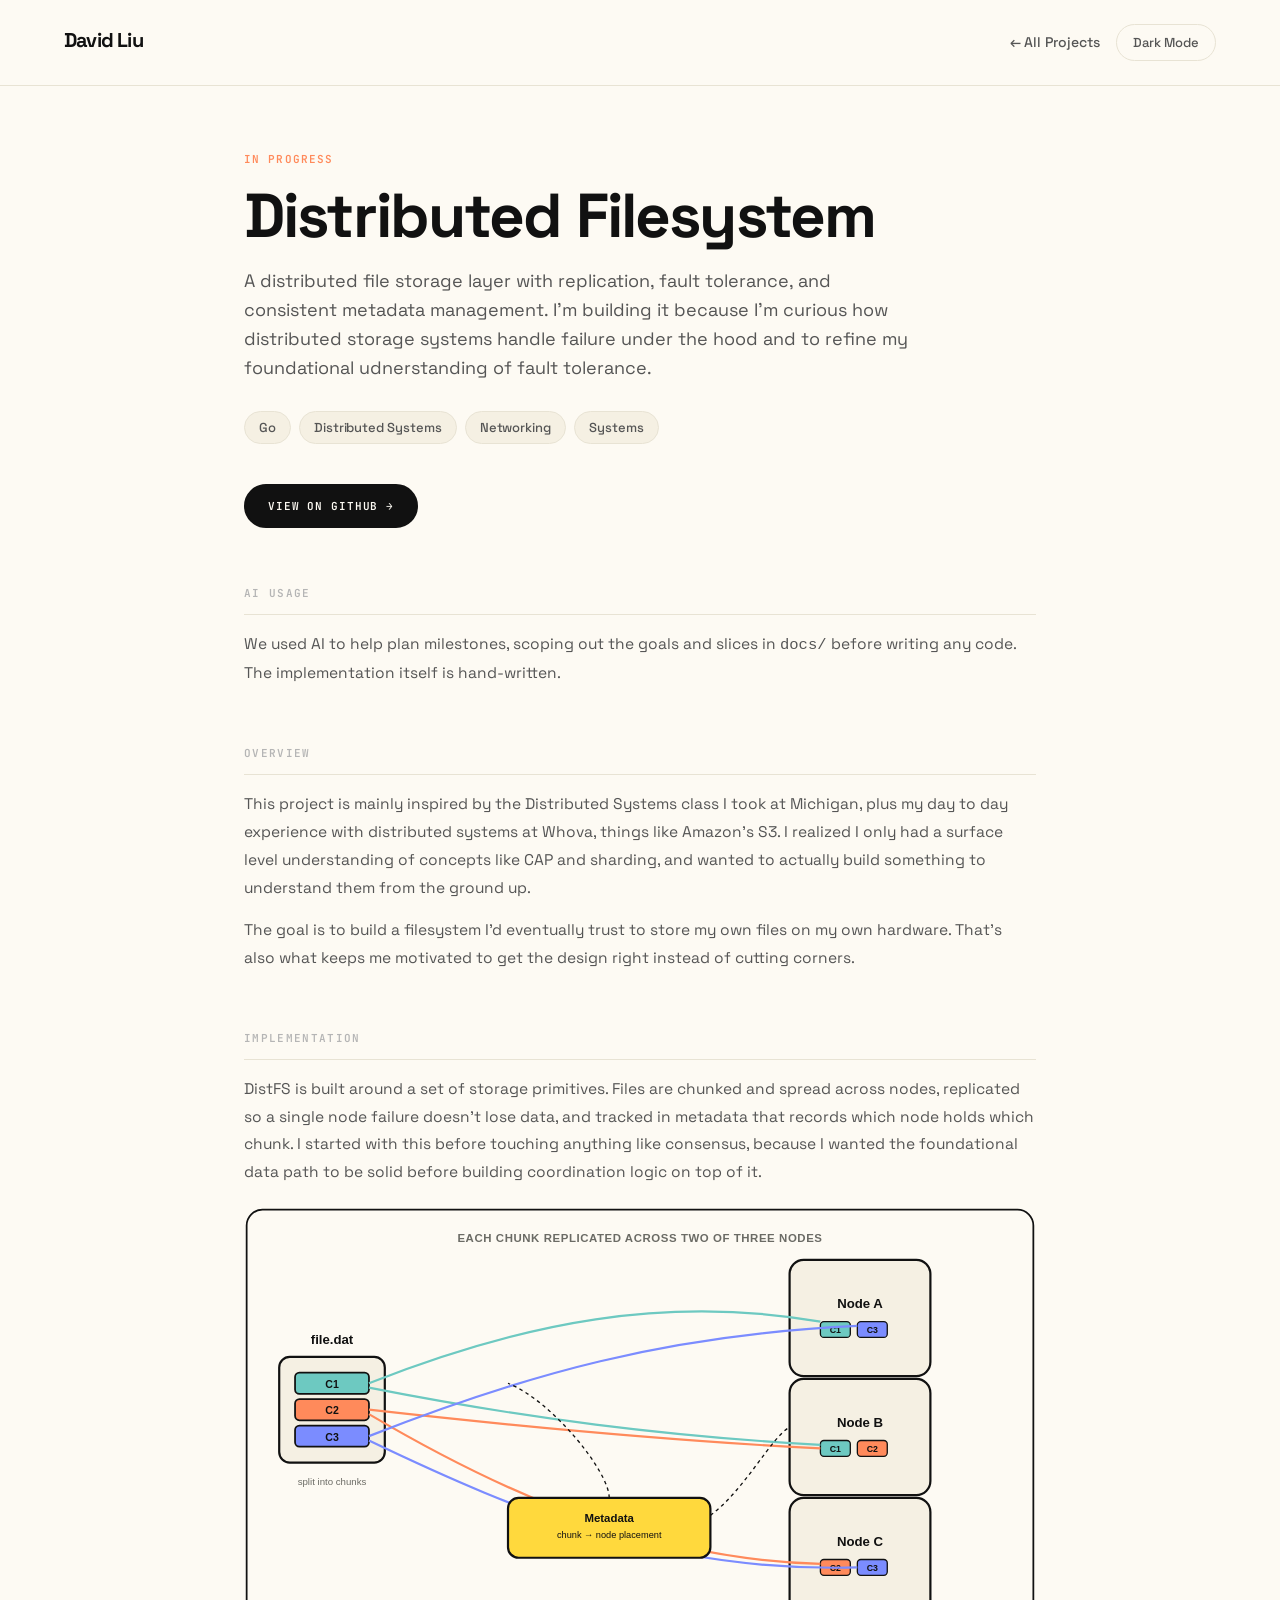
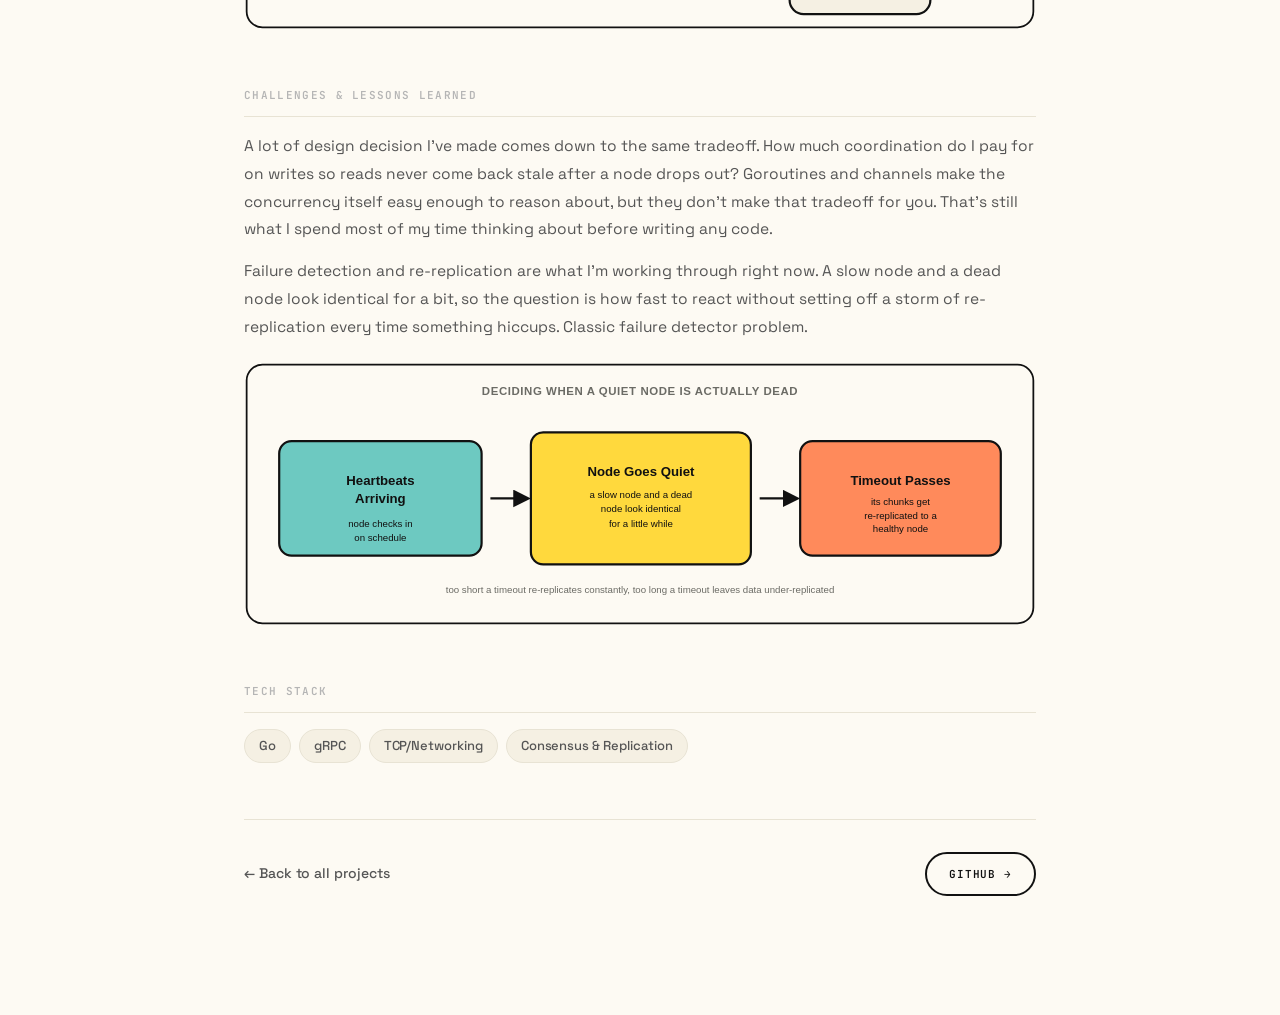
<file: projects/distfs.html>
<!DOCTYPE html>
<html lang="en">
<head>
<meta charset="UTF-8" />
<meta name="viewport" content="width=device-width, initial-scale=1.0" />
<title>Distributed Filesystem — David Liu</title>
<link rel="preconnect" href="https://fonts.googleapis.com" />
<link rel="preconnect" href="https://fonts.gstatic.com" crossorigin />
<link href="https://fonts.googleapis.com/css2?family=Space+Grotesk:wght@300;400;500;600;700&family=JetBrains+Mono:wght@400;500;700&display=swap" rel="stylesheet" />
<link rel="stylesheet" href="../styles.css" />
</head>
<body>

<div class="detail-topbar">
  <a href="../" class="logo-link"><span class="logo" style="font-size:20px;">David Liu</span></a>
  <div class="detail-topbar-right">
    <a href="../#projects" class="back-link">← All Projects</a>
    <button id="theme-toggle" class="theme-toggle">Dark Mode</button>
  </div>
</div>

<main class="detail-main">

  <div class="detail-status">In Progress</div>
  <h1 class="detail-title">Distributed Filesystem</h1>
  <p class="detail-tagline">
    A distributed file storage layer with replication, fault tolerance, and consistent
    metadata management. I'm building it because I'm curious how distributed storage
    systems handle failure under the hood and to refine my foundational udnerstanding of fault tolerance.
  </p>

  <div class="detail-tags">
    <span class="tag">Go</span>
    <span class="tag">Distributed Systems</span>
    <span class="tag">Networking</span>
    <span class="tag">Systems</span>
  </div>

  <div class="detail-actions">
    <a href="https://github.com/kyukibug/distfs" target="_blank" class="detail-action primary">View on GitHub →</a>
  </div>

  <div class="detail-section">
    <div class="detail-section-label">AI Usage</div>
    <div class="detail-body">
      <p>
        We used AI to help plan milestones, scoping out the goals and slices in
        <code>docs/</code> before writing any code. The implementation itself is
        hand-written.
      </p>
    </div>
  </div>

<!--
  No cover image for now. Add one back (or a <video>) inside a .detail-cover
  div here once there's a real demo to show, see doodle-room.html for the
  pattern.
-->

  <div class="detail-section">
    <div class="detail-section-label">Overview</div>
    <div class="detail-body">
      <p>
        This project is mainly inspired by the Distributed Systems class I took at
        Michigan, plus my day to day experience with distributed systems at Whova,
        things like Amazon's S3. I realized I only had a surface level understanding
        of concepts like CAP and sharding, and wanted to actually build something to
        understand them from the ground up.
      </p>
      <p>
        The goal is to build a filesystem I'd eventually trust to store my own files
        on my own hardware. That's also what keeps me motivated to get the design
        right instead of cutting corners.
      </p>
    </div>
  </div>

  <div class="detail-section">
    <div class="detail-section-label">Implementation</div>
    <div class="detail-body">
      <p>
        DistFS is built around a set of storage primitives. Files are chunked and
        spread across nodes, replicated so a single node failure doesn't lose data, and
        tracked in metadata that records which node holds which chunk. I
        started with this before touching anything like consensus, because I wanted
        the foundational data path to be solid before building coordination logic on
        top of it.
      </p>
      <img class="detail-diagram" src="../images/distfs-diagram.svg" alt="A file split into three chunks, each replicated across two of three nodes, with a metadata service tracking chunk-to-node placement" />
    </div>
  </div>

  <div class="detail-section">
    <div class="detail-section-label">Challenges &amp; Lessons Learned</div>
    <div class="detail-body">
      <p>
        A lot of design decision I've made comes down to the same tradeoff. How much
        coordination do I pay for on writes so reads never come back stale after a
        node drops out? Goroutines and channels make the concurrency itself easy
        enough to reason about, but they don't make that tradeoff for you. That's
        still what I spend most of my time thinking about before writing any code.
      </p>
      <p>
        Failure detection and re-replication are what I'm working through right now.
        A slow node and a dead node look identical for a bit, so the question is how
        fast to react without setting off a storm of re-replication every time
        something hiccups. Classic failure detector problem.
      </p>
      <img class="detail-diagram" src="../images/distfs-failure-diagram.svg" alt="A three-step flow: heartbeats arriving normally, the node going quiet where a slow and a dead node look identical, then a timeout passing and chunks getting re-replicated to a healthy node" />
    </div>
  </div>

  <div class="detail-section">
    <div class="detail-section-label">Tech Stack</div>
    <div class="detail-stack">
      <span class="tag">Go</span>
      <span class="tag">gRPC</span>
      <span class="tag">TCP/Networking</span>
      <span class="tag">Consensus &amp; Replication</span>
    </div>
  </div>

  <div class="detail-nav-footer">
    <a href="../#projects" class="back-link">← Back to all projects</a>
    <a href="https://github.com/kyukibug/distfs" target="_blank" class="detail-action secondary">GitHub →</a>
  </div>

</main>

<script src="../script.js"></script>
</body>
</html>
</file>
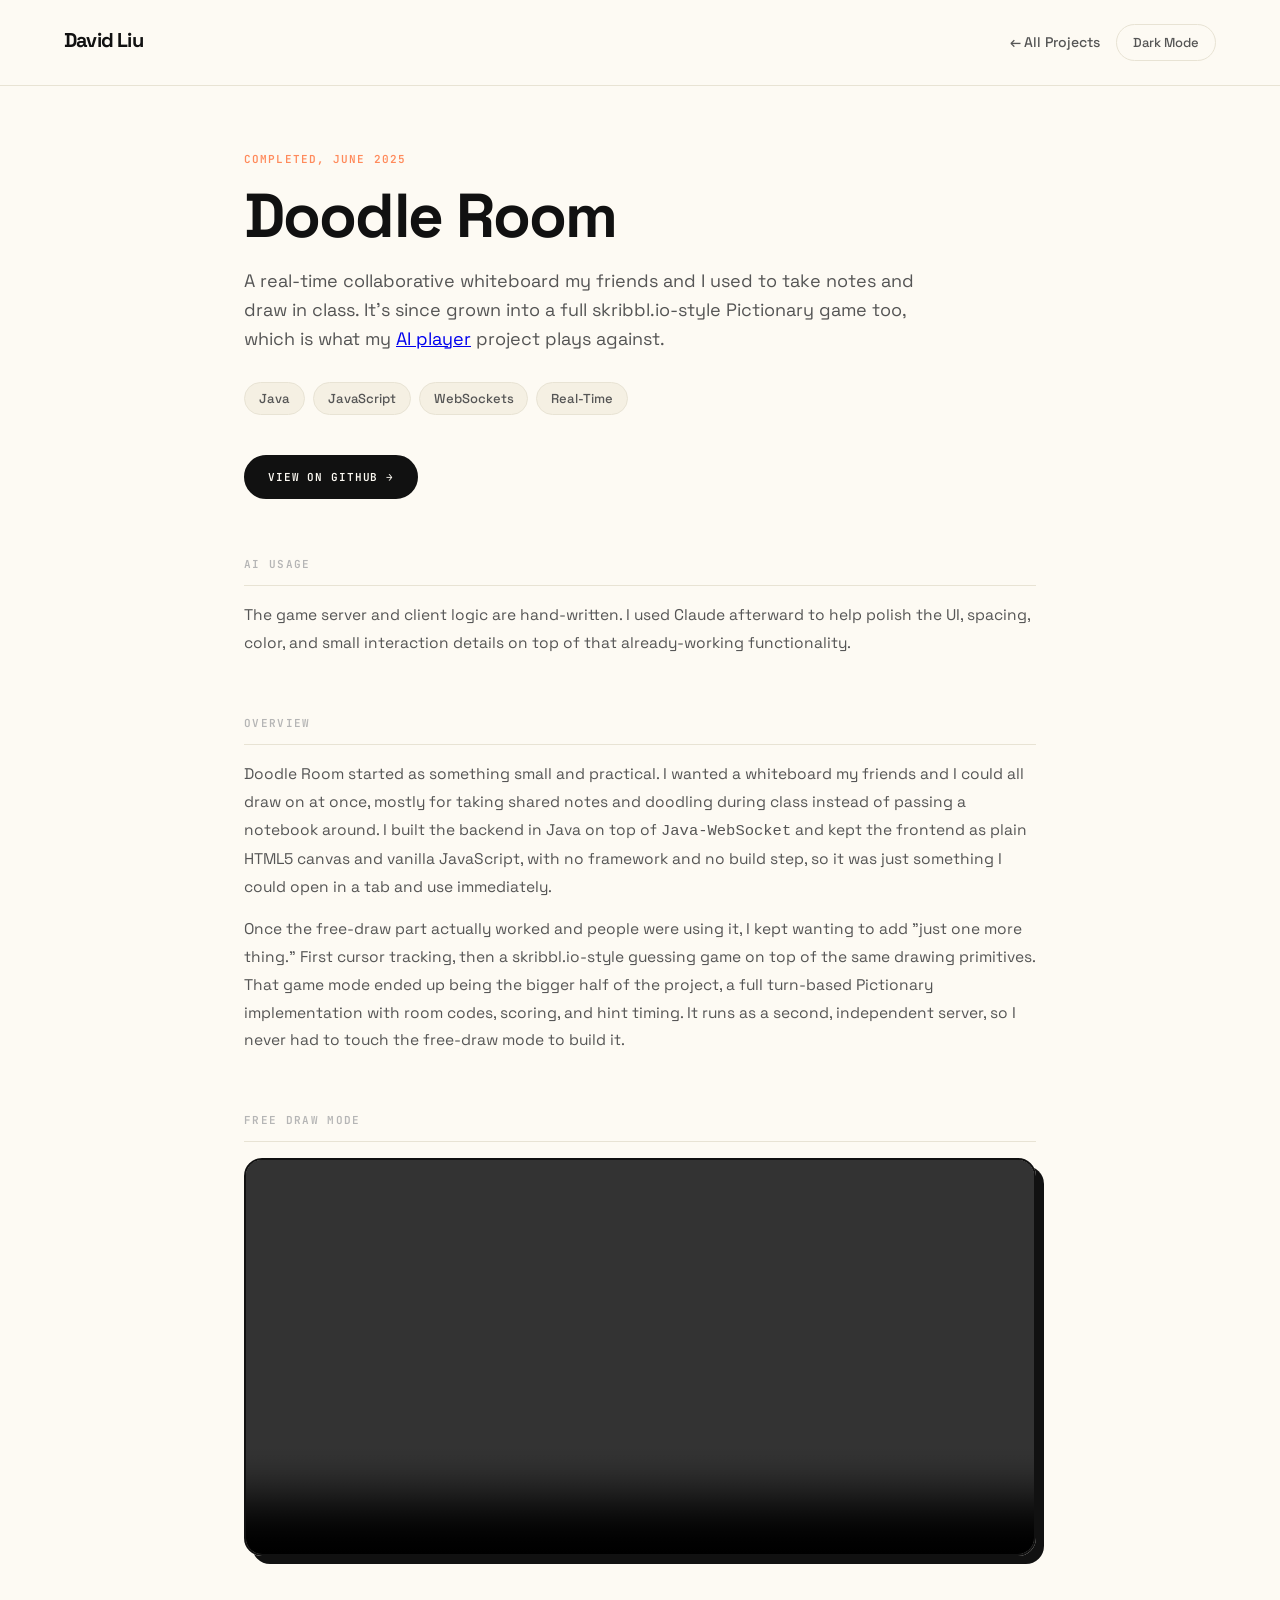
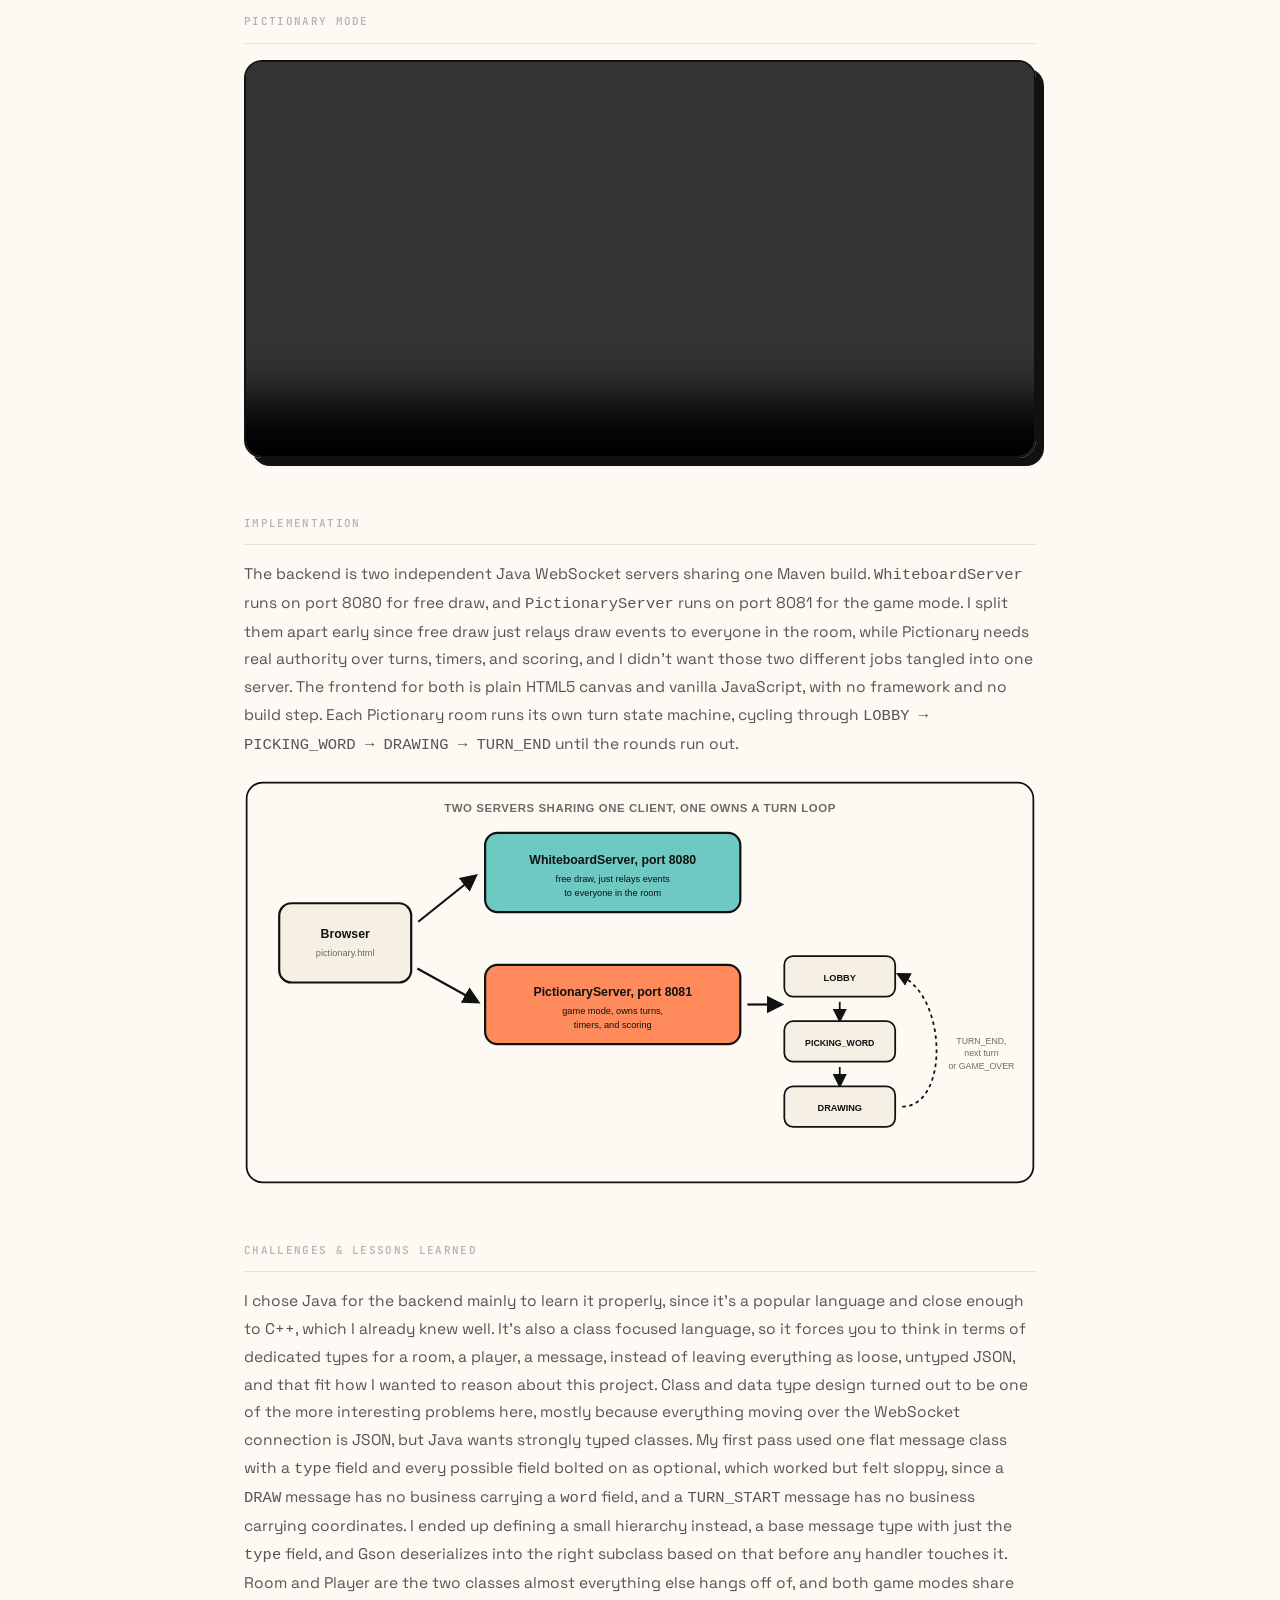
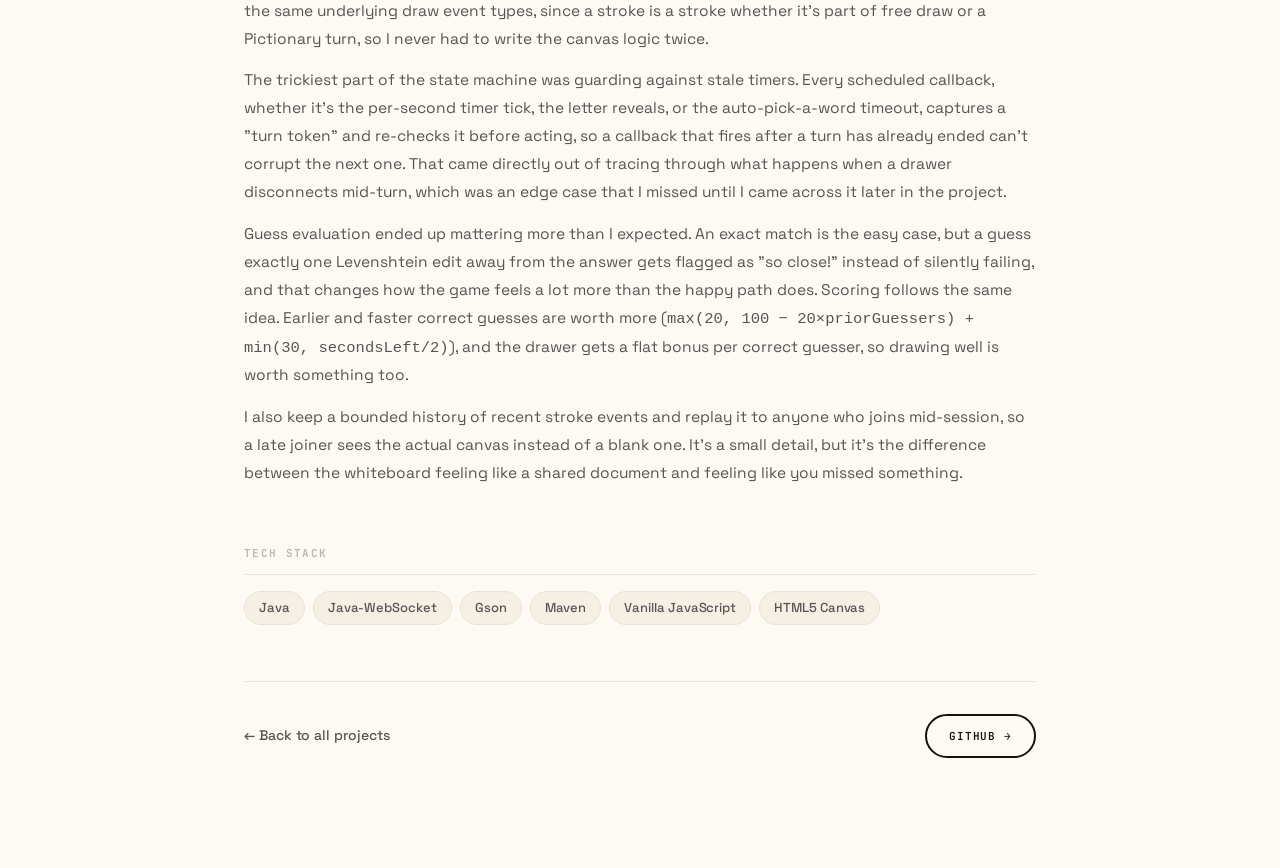
<file: projects/doodle-room.html>
<!DOCTYPE html>
<html lang="en">
<head>
<meta charset="UTF-8" />
<meta name="viewport" content="width=device-width, initial-scale=1.0" />
<title>Doodle Room — David Liu</title>
<link rel="preconnect" href="https://fonts.googleapis.com" />
<link rel="preconnect" href="https://fonts.gstatic.com" crossorigin />
<link href="https://fonts.googleapis.com/css2?family=Space+Grotesk:wght@300;400;500;600;700&family=JetBrains+Mono:wght@400;500;700&display=swap" rel="stylesheet" />
<link rel="stylesheet" href="../styles.css" />
</head>
<body>

<div class="detail-topbar">
  <a href="../" class="logo-link"><span class="logo" style="font-size:20px;">David Liu</span></a>
  <div class="detail-topbar-right">
    <a href="../#projects" class="back-link">← All Projects</a>
    <button id="theme-toggle" class="theme-toggle">Dark Mode</button>
  </div>
</div>

<main class="detail-main">

  <div class="detail-status">Completed, June 2025</div>
  <h1 class="detail-title">Doodle Room</h1>
  <p class="detail-tagline">
    A real-time collaborative whiteboard my friends and I used to take notes and
    draw in class. It's since grown into a full
    skribbl.io-style Pictionary game too, which is what my
    <a href="doodle-ai-player">AI player</a> project plays against.
  </p>

  <div class="detail-tags">
    <span class="tag">Java</span>
    <span class="tag">JavaScript</span>
    <span class="tag">WebSockets</span>
    <span class="tag">Real-Time</span>
  </div>

  <div class="detail-actions">
    <a href="https://github.com/dvdliu/whiteboard-collab-skribbl/tree/master" target="_blank" class="detail-action primary">View on GitHub →</a>
  </div>

  <div class="detail-section">
    <div class="detail-section-label">AI Usage</div>
    <div class="detail-body">
      <p>
        The game server and client logic are hand-written. I used Claude afterward to
        help polish the UI, spacing, color, and small interaction details on top of
        that already-working functionality.
      </p>
    </div>
  </div>

  <div class="detail-section">
    <div class="detail-section-label">Overview</div>
    <div class="detail-body">
      <p>
        Doodle Room started as something small and practical. I wanted a whiteboard my
        friends and I could all draw on at once, mostly for taking shared notes and
        doodling during class instead of passing a notebook around. I built the backend
        in Java on top of <code>Java-WebSocket</code> and kept the frontend as plain
        HTML5 canvas and vanilla JavaScript, with no framework and no build step, so it
        was just something I could open in a tab and use immediately.
      </p>
      <p>
        Once the free-draw part actually worked and people were using it, I kept wanting
        to add "just one more thing." First cursor tracking, then a skribbl.io-style
        guessing game on top of the same drawing primitives. That game mode ended up
        being the bigger half of the project, a full turn-based Pictionary implementation
        with room codes, scoring, and hint timing. It runs as a second, independent
        server, so I never had to touch the free-draw mode to build it.
      </p>
    </div>
  </div>

  <div class="detail-section">
    <div class="detail-section-label">Free Draw Mode</div>
    <div class="detail-body">
      <div class="detail-cover" style="margin-top:0">
        <video src="../videos/doodle-room-demo.mp4" controls style="width:100%;border-radius:10px;"></video>
      </div>
    </div>
  </div>

  <div class="detail-section">
    <div class="detail-section-label">Pictionary Mode</div>
    <div class="detail-body">
      <div class="detail-cover" style="margin-top:0">
        <video src="../videos/pictionary_demo.mp4" controls style="width:100%;border-radius:10px;"></video>
      </div>
    </div>
  </div>

  <div class="detail-section">
    <div class="detail-section-label">Implementation</div>
    <div class="detail-body">
      <p>
        The backend is two independent Java WebSocket servers sharing one Maven build.
        <code>WhiteboardServer</code> runs on port 8080 for free draw, and
        <code>PictionaryServer</code> runs on port 8081 for the game mode. I split them
        apart early since free draw just relays draw events to everyone in the room,
        while Pictionary needs real authority over turns, timers, and scoring, and I
        didn't want those two different jobs tangled into one server. The frontend for
        both is plain HTML5 canvas and vanilla JavaScript, with no framework and no
        build step. Each Pictionary room runs its own turn state machine, cycling
        through <code>LOBBY → PICKING_WORD → DRAWING → TURN_END</code> until the rounds
        run out.
      </p>
      <img class="detail-diagram" src="../images/doodle-room-diagram.svg" alt="A browser connects to two independent servers, WhiteboardServer for free draw and PictionaryServer for the game mode, which owns a turn state machine cycling through LOBBY, PICKING_WORD, DRAWING, and TURN_END" />
    </div>
  </div>

  <div class="detail-section">
    <div class="detail-section-label">Challenges &amp; Lessons Learned</div>
    <div class="detail-body">
      <p>
        I chose Java for the backend mainly to learn it properly, since it's a
        popular language and close enough to C++, which I already knew well. It's
        also a class focused language, so it forces you to think in terms
        of dedicated types for a room, a player, a message, instead of leaving
        everything as loose, untyped JSON, and that fit how I wanted to reason
        about this project. Class and data type design turned out to be one of the
        more interesting problems here, mostly because everything moving over the
        WebSocket connection is JSON, but Java wants strongly typed classes. My
        first pass used one flat message class with a <code>type</code> field and
        every possible field bolted on as optional, which worked but felt sloppy,
        since a <code>DRAW</code> message has no business carrying a
        <code>word</code> field, and a <code>TURN_START</code> message has no
        business carrying coordinates. I ended up defining a small hierarchy instead, a base message
        type with just the <code>type</code> field, and Gson deserializes into the
        right subclass based on that before any handler touches it. Room and Player
        are the two classes almost everything else hangs off of, and both game
        modes share the same underlying draw event types, since a stroke is a
        stroke whether it's part of free draw or a Pictionary turn, so I never had
        to write the canvas logic twice.
      </p>
      <p>
        The trickiest part of the state machine was guarding against stale timers.
        Every scheduled callback, whether it's the per-second timer tick, the letter
        reveals, or the auto-pick-a-word timeout, captures a "turn token" and re-checks
        it before acting, so a callback that fires after a turn has already ended can't
        corrupt the next one. That came directly out of tracing through what happens
        when a drawer disconnects mid-turn, which was an edge case that I missed until I
        came across it later in the project.
      </p>
      <p>
        Guess evaluation ended up mattering more than I expected. An exact match is the
        easy case, but a guess exactly one Levenshtein edit away from the answer gets
        flagged as "so close!" instead of silently failing, and that changes how the
        game feels a lot more than the happy path does. Scoring follows the same idea.
        Earlier and faster correct guesses are worth more
        (<code>max(20, 100 − 20×priorGuessers) + min(30, secondsLeft/2)</code>), and the
        drawer gets a flat bonus per correct guesser, so drawing well is worth
        something too.
      </p>
      <p>
        I also keep a bounded history of recent stroke events and replay it to anyone
        who joins mid-session, so a late joiner sees the actual canvas instead of a
        blank one. It's a small detail, but it's the difference between the whiteboard
        feeling like a shared document and feeling like you missed something.
      </p>
    </div>
  </div>

  <div class="detail-section">
    <div class="detail-section-label">Tech Stack</div>
    <div class="detail-stack">
      <span class="tag">Java</span>
      <span class="tag">Java-WebSocket</span>
      <span class="tag">Gson</span>
      <span class="tag">Maven</span>
      <span class="tag">Vanilla JavaScript</span>
      <span class="tag">HTML5 Canvas</span>
    </div>
  </div>

  <div class="detail-nav-footer">
    <a href="../#projects" class="back-link">← Back to all projects</a>
    <a href="https://github.com/dvdliu/whiteboard-collab-skribbl/tree/master" target="_blank" class="detail-action secondary">GitHub →</a>
  </div>

</main>

<script src="../script.js"></script>
</body>
</html>
</file>
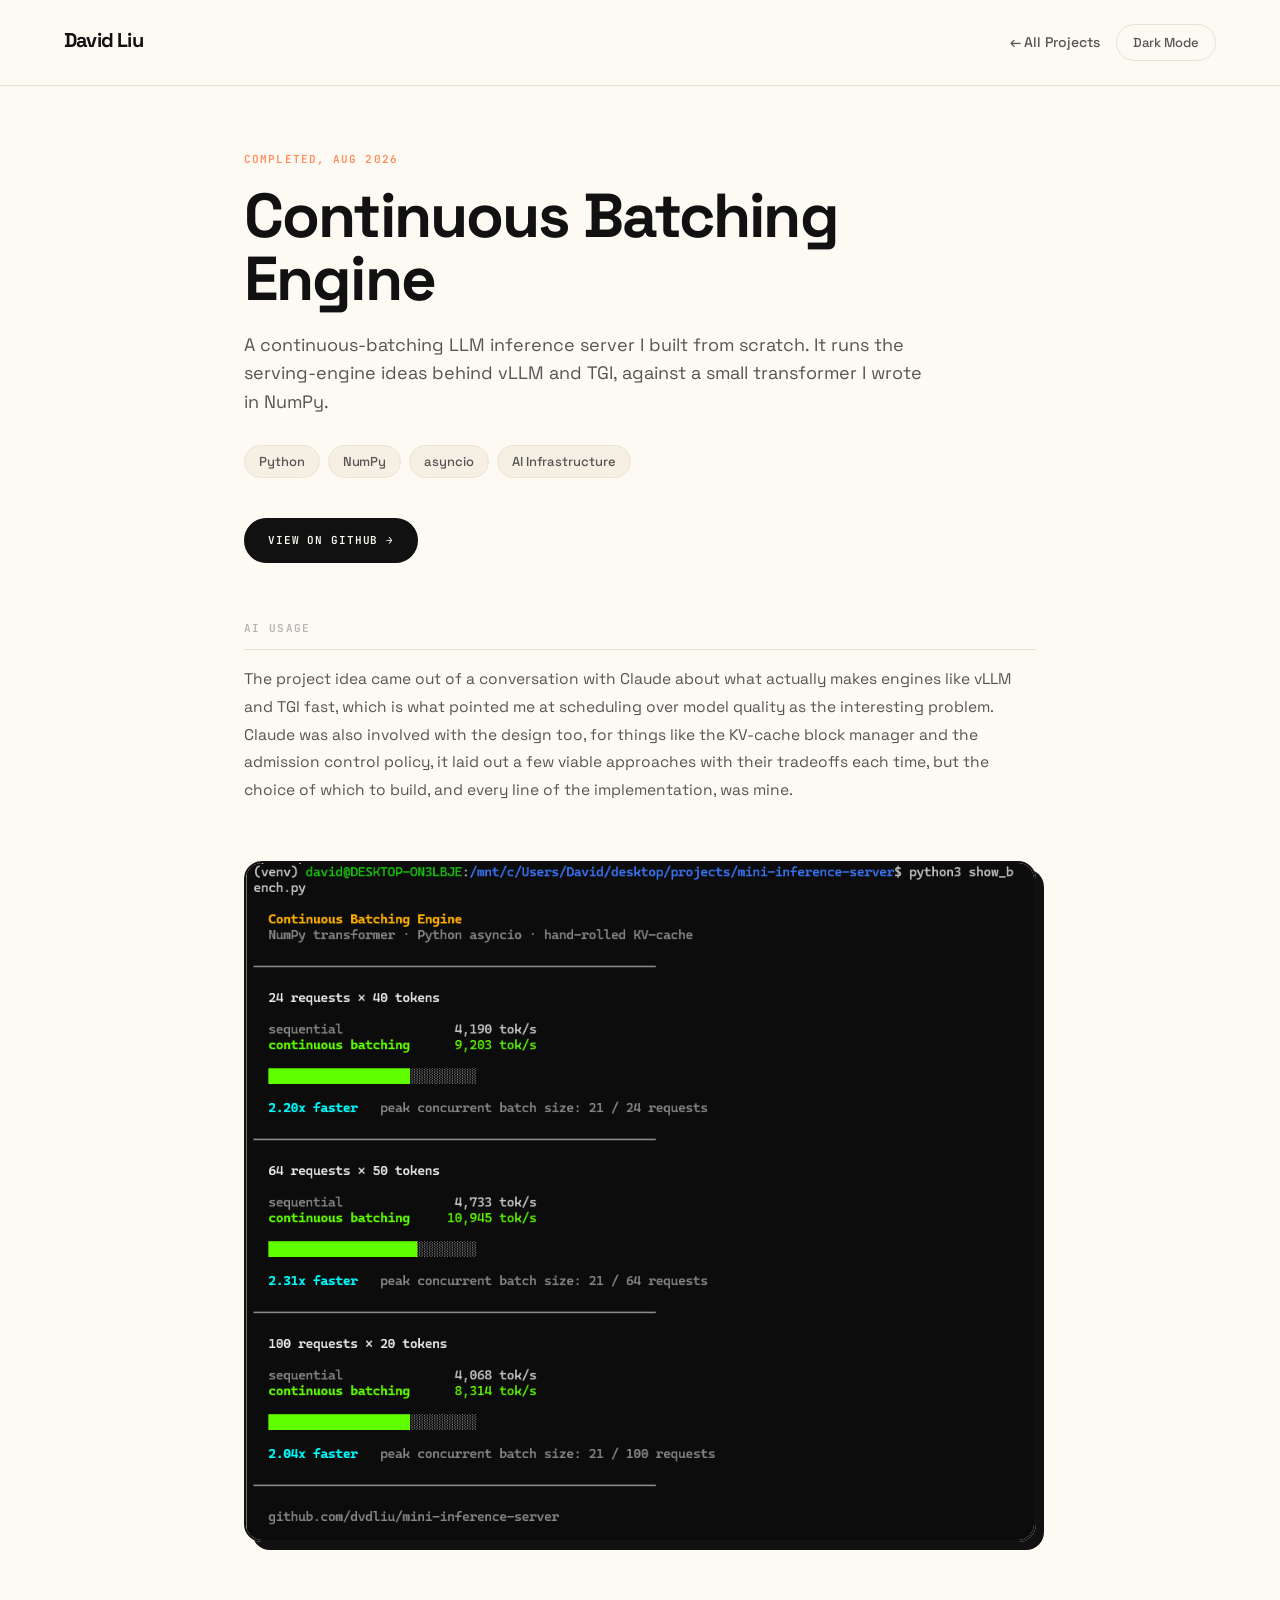
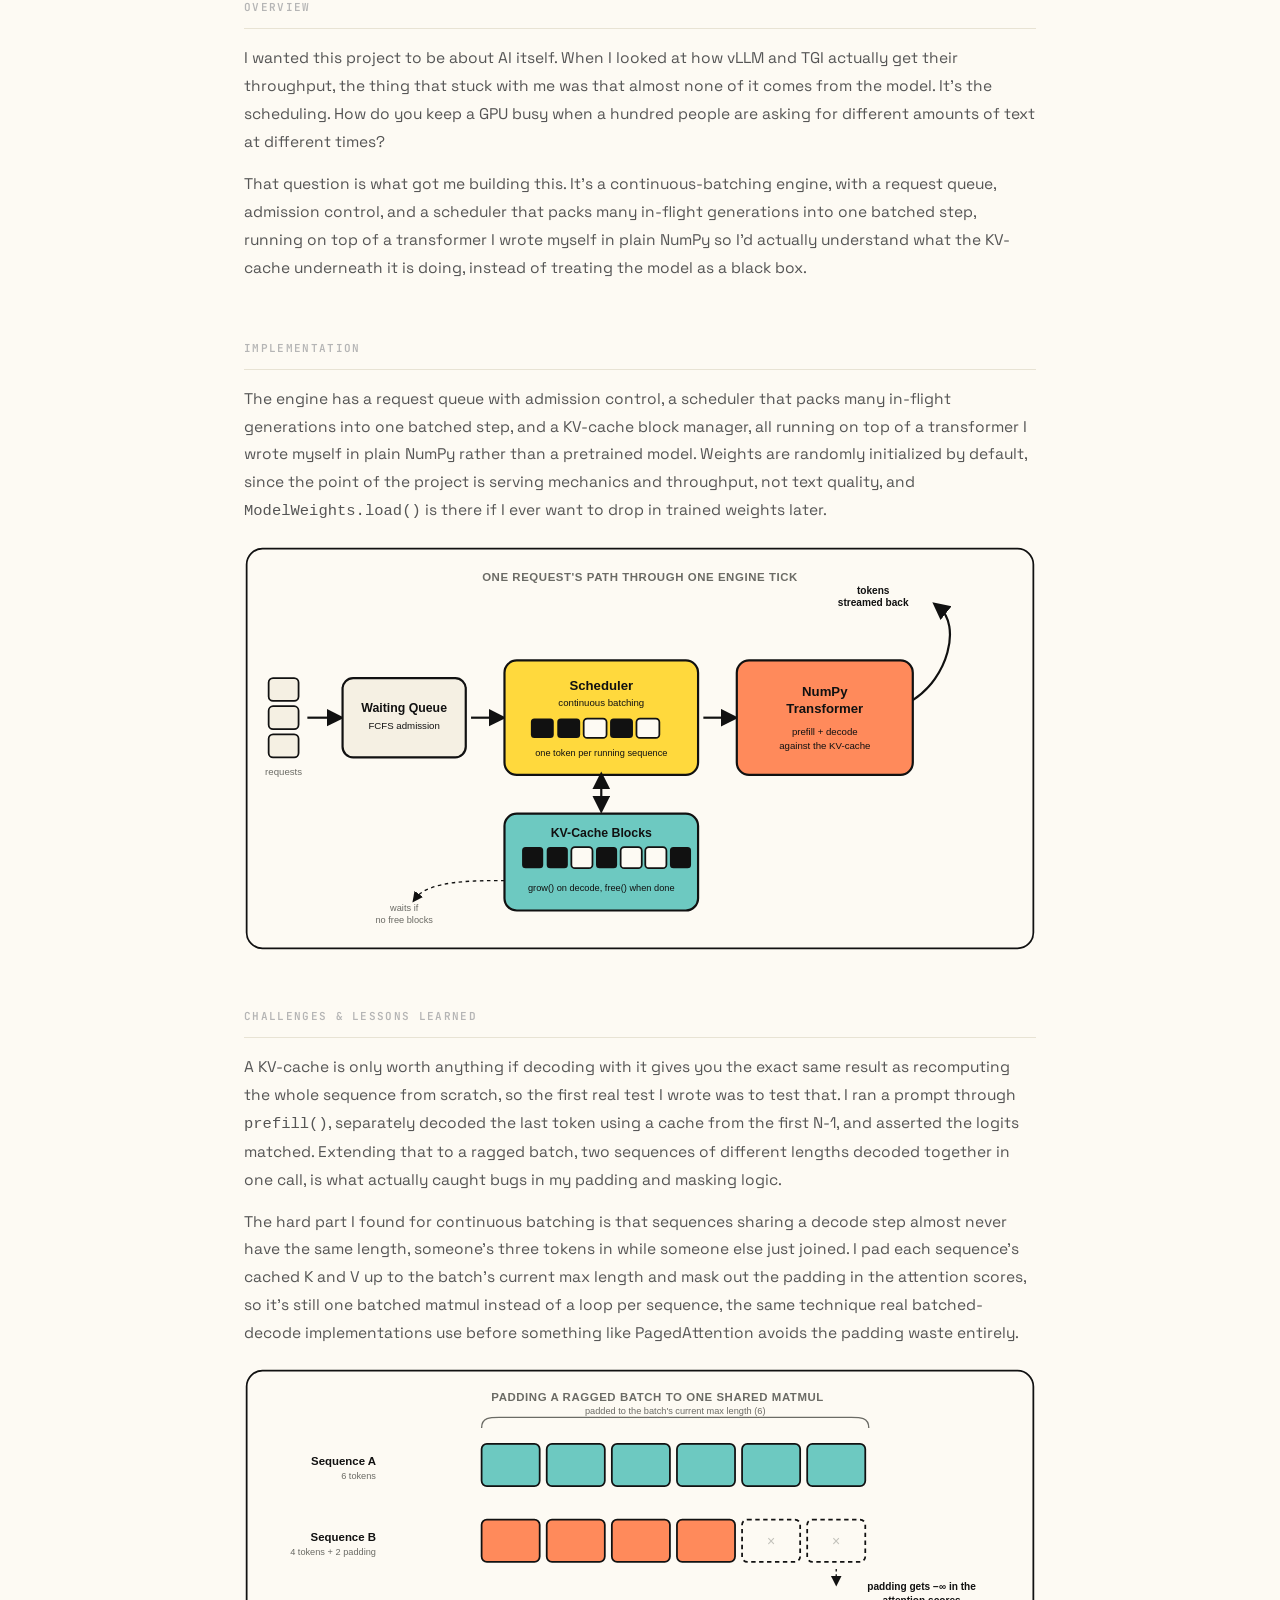
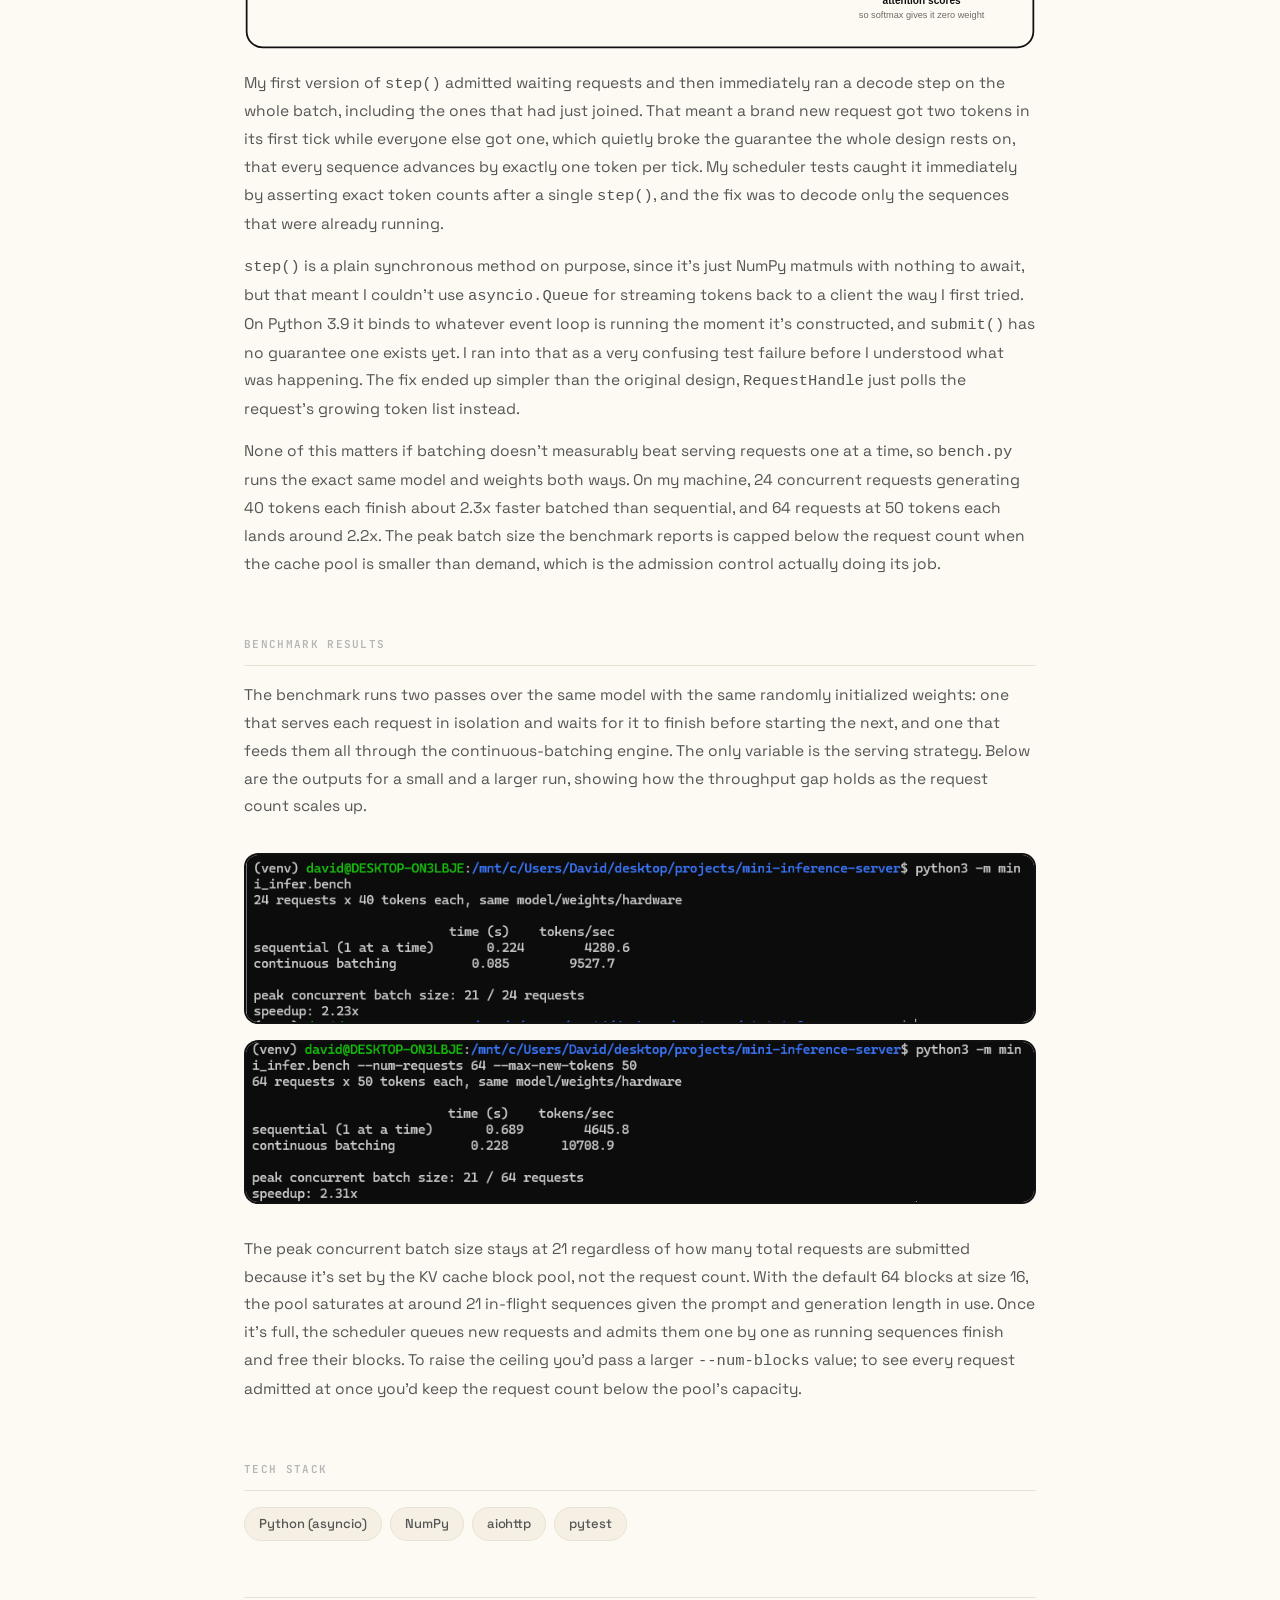
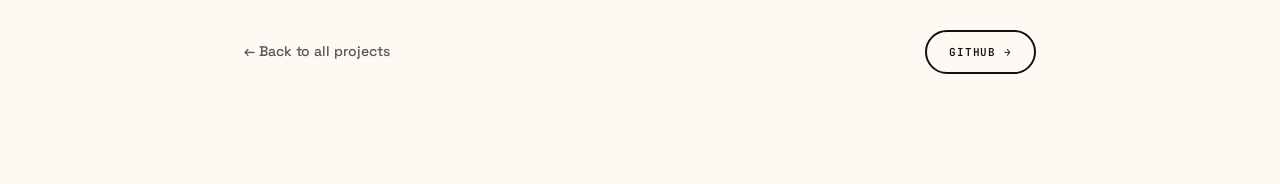
<file: projects/mini-inference-server.html>
<!DOCTYPE html>
<html lang="en">
<head>
<meta charset="UTF-8" />
<meta name="viewport" content="width=device-width, initial-scale=1.0" />
<title>Continuous Batching Engine — David Liu</title>
<link rel="preconnect" href="https://fonts.googleapis.com" />
<link rel="preconnect" href="https://fonts.gstatic.com" crossorigin />
<link href="https://fonts.googleapis.com/css2?family=Space+Grotesk:wght@300;400;500;600;700&family=JetBrains+Mono:wght@400;500;700&display=swap" rel="stylesheet" />
<link rel="stylesheet" href="../styles.css" />
</head>
<body>

<div class="detail-topbar">
  <a href="../" class="logo-link"><span class="logo" style="font-size:20px;">David Liu</span></a>
  <div class="detail-topbar-right">
    <a href="../#projects" class="back-link">← All Projects</a>
    <button id="theme-toggle" class="theme-toggle">Dark Mode</button>
  </div>
</div>

<main class="detail-main">

  <div class="detail-status">Completed, Aug 2026</div>
  <h1 class="detail-title">Continuous Batching Engine</h1>
  <p class="detail-tagline">
    A continuous-batching LLM inference server I built from scratch. It runs the
    serving-engine ideas behind vLLM and TGI, against a small transformer I
    wrote in NumPy.
  </p>

  <div class="detail-tags">
    <span class="tag">Python</span>
    <span class="tag">NumPy</span>
    <span class="tag">asyncio</span>
    <span class="tag">AI Infrastructure</span>
  </div>

  <div class="detail-actions">
    <a href="https://github.com/dvdliu/mini-inference-server" target="_blank" class="detail-action primary">View on GitHub →</a>
  </div>

  <div class="detail-section">
    <div class="detail-section-label">AI Usage</div>
    <div class="detail-body">
      <p>
        The project idea came out of a conversation with Claude about what
        actually makes engines like vLLM and TGI fast, which is what pointed me at
        scheduling over model quality as the interesting problem. Claude was also involved with the 
        design too, for things like the KV-cache block manager and the admission
        control policy, it laid out a few viable approaches with their tradeoffs each
        time, but the choice of which to build, and every line of the implementation,
        was mine.
      </p>
    </div>
  </div>

  <div class="detail-cover">
    <img src="../images/benchmark.png" alt="Benchmark output comparing continuous batching against sequential serving" />
  </div>

  <div class="detail-section">
    <div class="detail-section-label">Overview</div>
    <div class="detail-body">
      <p>
        I wanted this project to be about AI itself. When I looked at how vLLM and TGI
        actually get their throughput, the thing that stuck with me was that almost
        none of it comes from the model. It's the scheduling. How do you keep a GPU
        busy when a hundred people are asking for different amounts of text at
        different times?
      </p>
      <p>
        That question is what got me building this. It's a continuous-batching engine, with a request
        queue, admission control, and a scheduler that packs many in-flight generations
        into one batched step, running on top of a transformer I wrote myself in plain
        NumPy so I'd actually understand what the KV-cache underneath it is doing,
        instead of treating the model as a black box.
      </p>
    </div>
  </div>

  <div class="detail-section">
    <div class="detail-section-label">Implementation</div>
    <div class="detail-body">
      <p>
        The engine has a request queue with admission control, a scheduler that packs
        many in-flight generations into one batched step, and a KV-cache block
        manager, all running on top of a transformer I wrote myself in plain NumPy
        rather than a pretrained model. Weights are randomly initialized by default, since the point
        of the project is serving mechanics and throughput, not text quality, and
        <code>ModelWeights.load()</code> is there if I ever want to drop in trained
        weights later.
      </p>
      <img class="detail-diagram" src="../images/mini-inference-diagram.svg" alt="A request flows from the waiting queue into the scheduler, which batches it with other running sequences against the KV-cache block pool and the NumPy transformer, then streams tokens back" />
    </div>
  </div>

  <div class="detail-section">
    <div class="detail-section-label">Challenges &amp; Lessons Learned</div>
    <div class="detail-body">
      <p>
        A KV-cache is only worth anything if decoding with it gives you the exact same
        result as recomputing the whole sequence from scratch, so the first real test
        I wrote was to test that. I ran a prompt through <code>prefill()</code>,
        separately decoded the last token using a cache from the first N-1, and
        asserted the logits matched. Extending that to a ragged batch, two sequences
        of different lengths decoded together in one call, is what actually caught
        bugs in my padding and masking logic.
      </p>
      <p>
        The hard part I found for continuous batching is that sequences sharing a decode step
        almost never have the same length, someone's three tokens in while someone
        else just joined. I pad each sequence's cached K and V up to the batch's
        current max length and mask out the padding in the attention scores, so it's
        still one batched matmul instead of a loop per sequence, the same technique
        real batched-decode implementations use before something like PagedAttention
        avoids the padding waste entirely.
      </p>
      <img class="detail-diagram" src="../images/mini-inference-ragged-batch-diagram.svg" alt="Two sequences of different lengths padded to the batch's shared max length, with the padding positions masked out so they get negative infinity in the attention scores and zero weight after softmax" />
      <p>
        My first version of <code>step()</code> admitted waiting requests and then
        immediately ran a decode step on the whole batch, including the ones that had
        just joined. That meant a brand new request got two tokens in its first tick
        while everyone else got one, which quietly broke the guarantee the whole
        design rests on, that every sequence advances by exactly one token per tick.
        My scheduler tests caught it immediately by asserting exact token counts after
        a single <code>step()</code>, and the fix was to decode only the sequences
        that were already running.
      </p>
      <p>
        <code>step()</code> is a plain synchronous method on purpose, since it's just
        NumPy matmuls with nothing to await, but that meant I couldn't use
        <code>asyncio.Queue</code> for streaming tokens back to a client the way I
        first tried. On Python 3.9 it binds to whatever event loop is running the
        moment it's constructed, and <code>submit()</code> has no guarantee one exists
        yet. I ran into that as a very confusing test failure before I understood what
        was happening. The fix ended up simpler than the original design,
        <code>RequestHandle</code> just polls the request's growing token list
        instead.
      </p>
      <p>
        None of this matters if batching doesn't measurably beat serving requests one
        at a time, so <code>bench.py</code> runs the exact same model and weights both
        ways. On my machine, 24 concurrent requests generating 40 tokens each finish
        about 2.3x faster batched than sequential, and 64 requests at 50 tokens each
        lands around 2.2x. The peak batch size the benchmark reports is capped below
        the request count when the cache pool is smaller than demand, which is the
        admission control actually doing its job.
      </p>
    </div>
  </div>

  <div class="detail-section">
    <div class="detail-section-label">Benchmark Results</div>
    <div class="detail-body">
      <p>
        The benchmark runs two passes over the same model with the same randomly
        initialized weights: one that serves each request in isolation and waits for
        it to finish before starting the next, and one that feeds them all through the
        continuous-batching engine. The only variable is the serving strategy. Below
        are the outputs for a small and a larger run, showing how the throughput gap
        holds as the request count scales up.
      </p>

      <div class="detail-media-grid" style="grid-template-columns: 1fr; margin-top: 32px; margin-bottom: 32px;">
        <div class="detail-media-item">
          <img src="../images/benchmark_base.png" alt="bench.py output: 24 requests × 40 tokens, 2.25x speedup" />
        </div>
        <div class="detail-media-item">
          <img src="../images/benchmark_64.png" alt="bench.py output: 64 requests × 50 tokens, 2.20x speedup" />
        </div>
      </div>

      <p>
        The peak concurrent batch size stays at 21 regardless of how many total
        requests are submitted because it's set by the KV cache block pool, not
        the request count. With the default 64 blocks at size 16, the pool
        saturates at around 21 in-flight sequences given the prompt and generation
        length in use. Once it's full, the scheduler queues new requests and admits
        them one by one as running sequences finish and free their blocks. To raise
        the ceiling you'd pass a larger <code>--num-blocks</code> value; to see
        every request admitted at once you'd keep the request count below the
        pool's capacity.
      </p>
    </div>
  </div>

  <div class="detail-section">
    <div class="detail-section-label">Tech Stack</div>
    <div class="detail-stack">
      <span class="tag">Python (asyncio)</span>
      <span class="tag">NumPy</span>
      <span class="tag">aiohttp</span>
      <span class="tag">pytest</span>
    </div>
  </div>

  <div class="detail-nav-footer">
    <a href="../#projects" class="back-link">← Back to all projects</a>
    <a href="https://github.com/dvdliu/mini-inference-server" target="_blank" class="detail-action secondary">GitHub →</a>
  </div>

</main>

<script src="../script.js"></script>
</body>
</html>
</file>
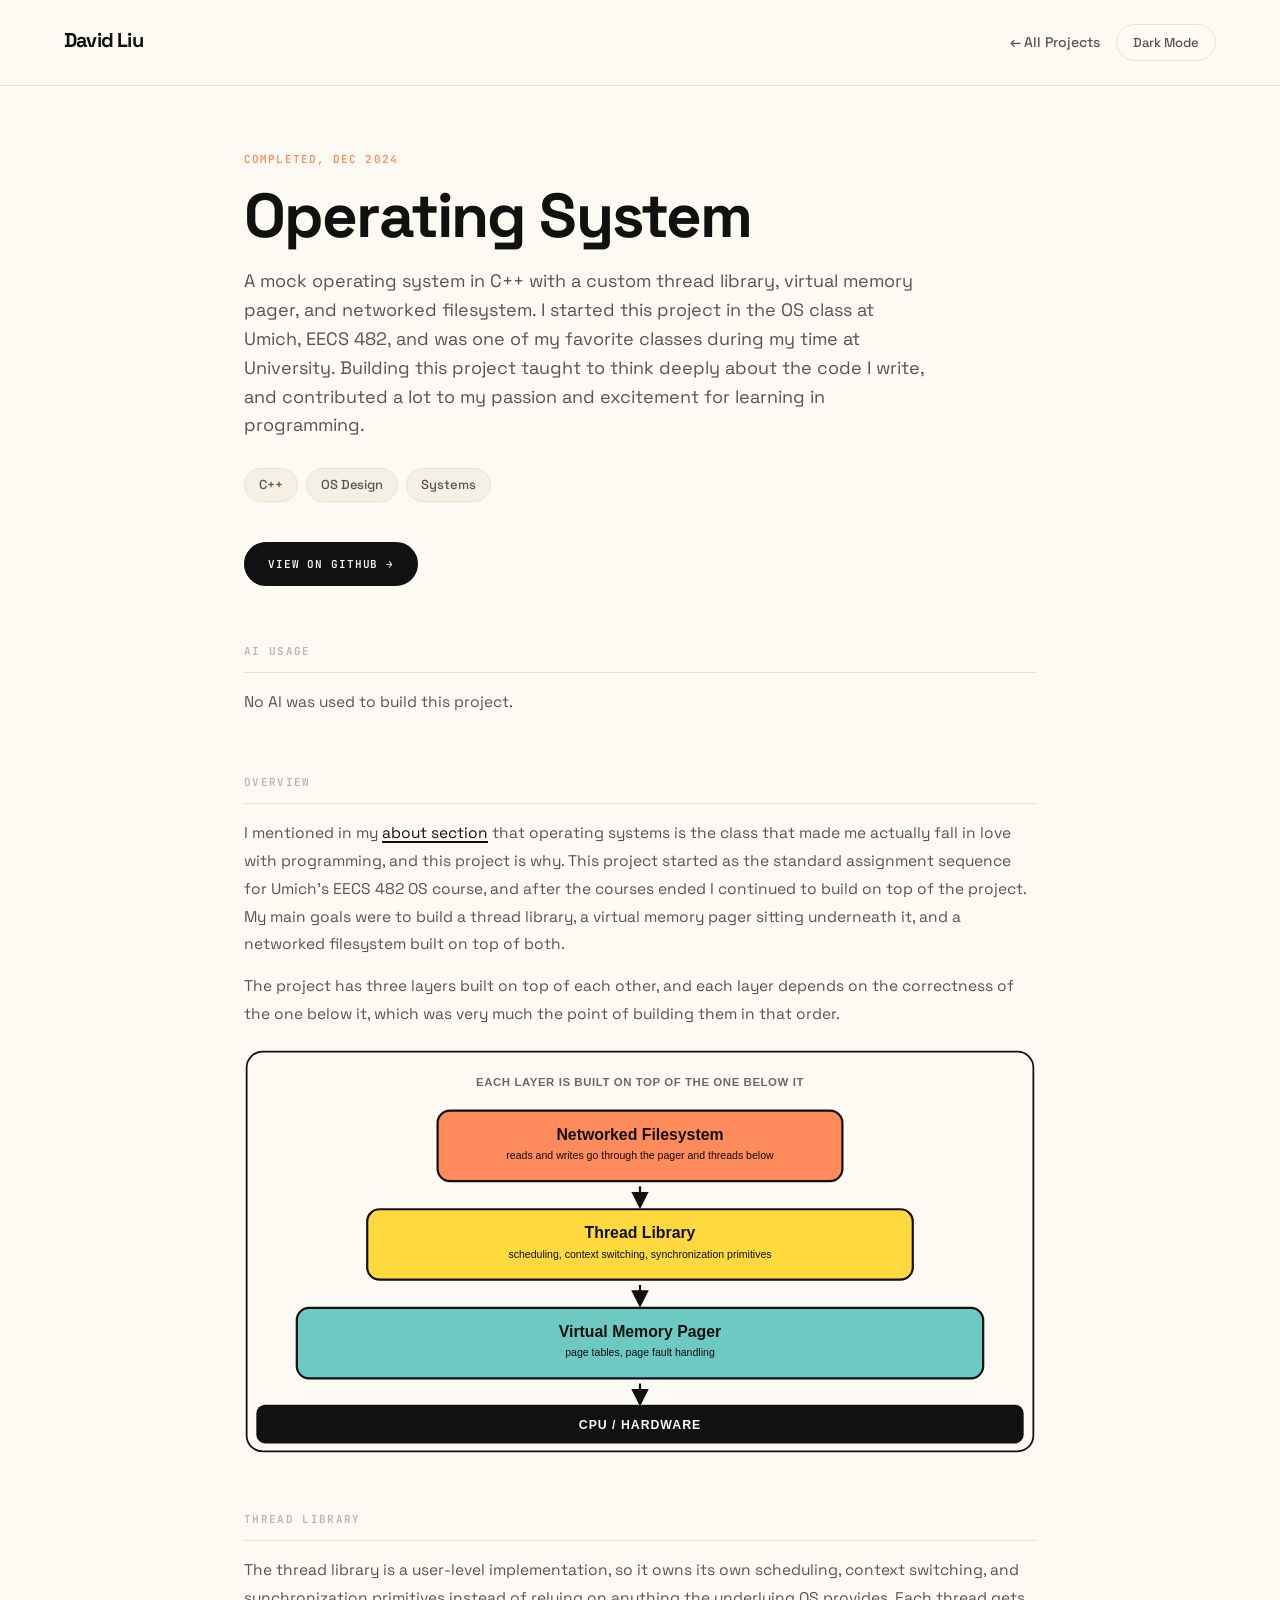
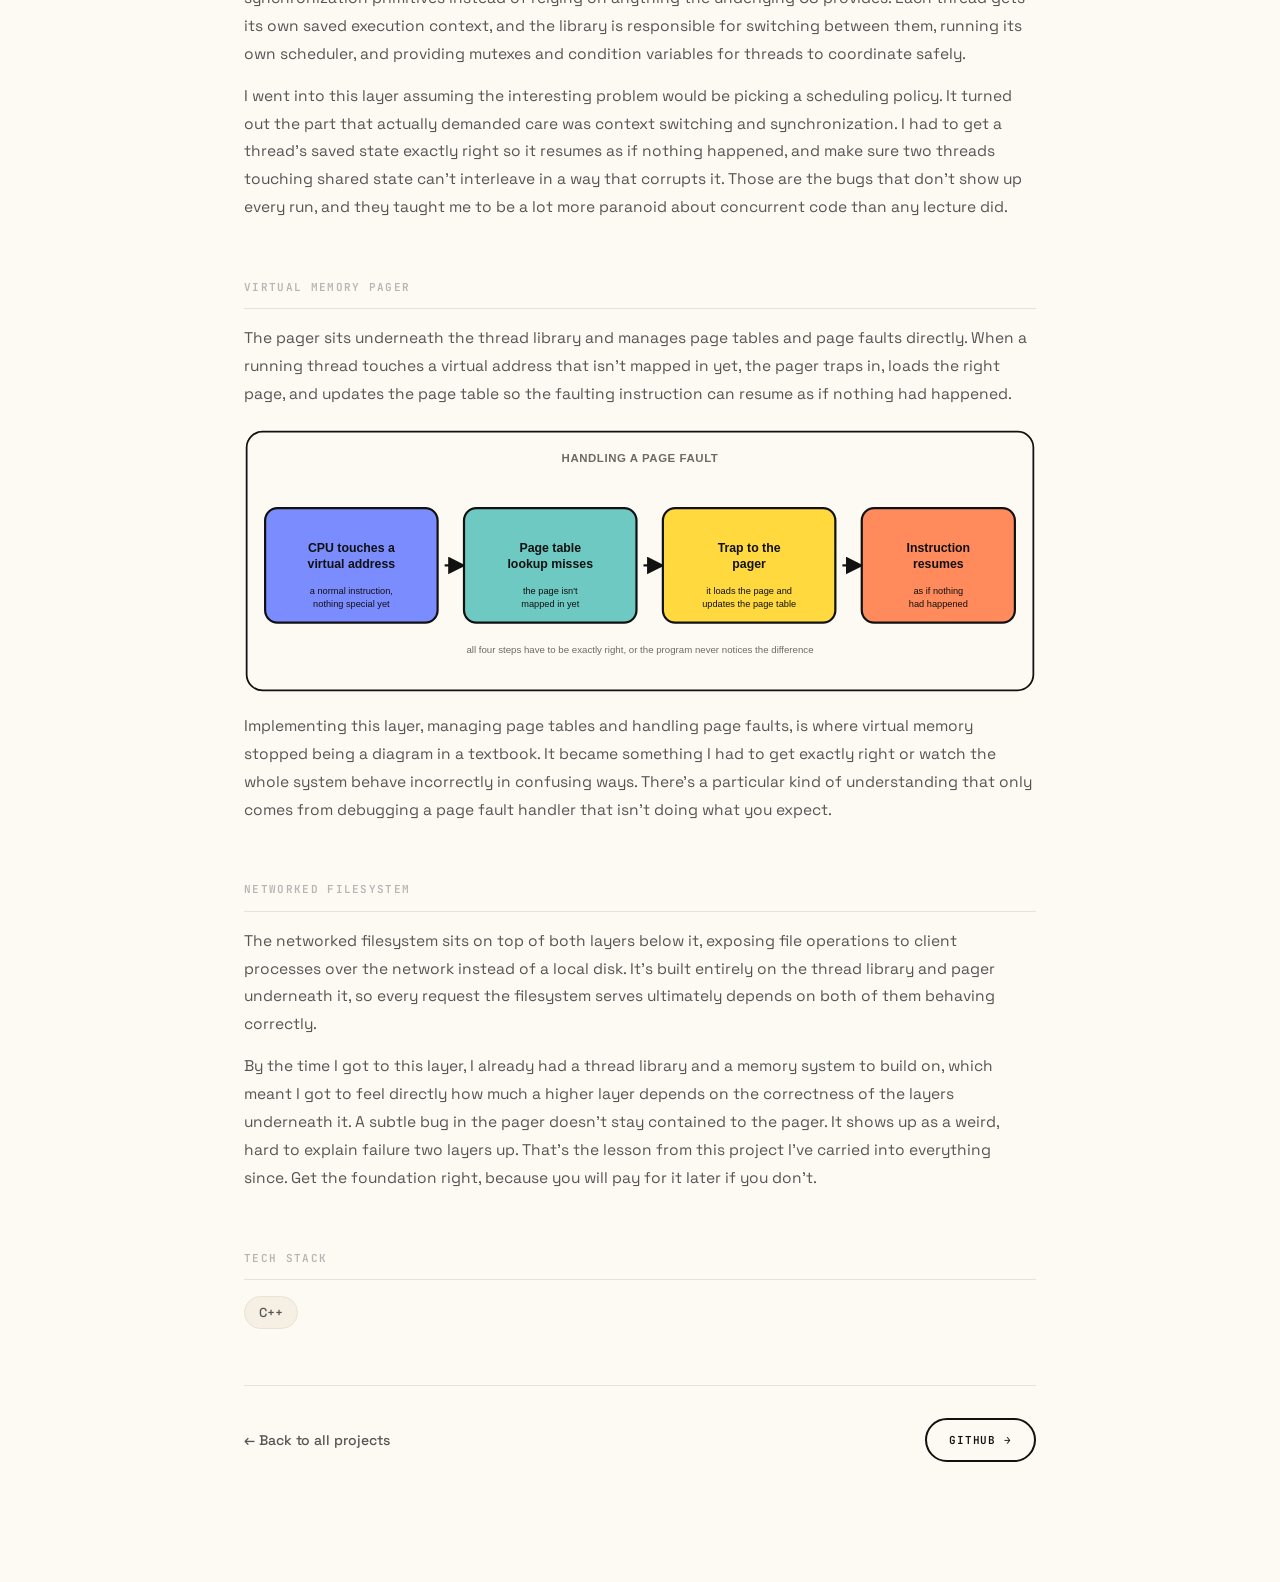
<file: projects/operating-system.html>
<!DOCTYPE html>
<html lang="en">
<head>
<meta charset="UTF-8" />
<meta name="viewport" content="width=device-width, initial-scale=1.0" />
<title>Operating System — David Liu</title>
<link rel="preconnect" href="https://fonts.googleapis.com" />
<link rel="preconnect" href="https://fonts.gstatic.com" crossorigin />
<link href="https://fonts.googleapis.com/css2?family=Space+Grotesk:wght@300;400;500;600;700&family=JetBrains+Mono:wght@400;500;700&display=swap" rel="stylesheet" />
<link rel="stylesheet" href="../styles.css" />
</head>
<body>

<div class="detail-topbar">
  <a href="../" class="logo-link"><span class="logo" style="font-size:20px;">David Liu</span></a>
  <div class="detail-topbar-right">
    <a href="../#projects" class="back-link">← All Projects</a>
    <button id="theme-toggle" class="theme-toggle">Dark Mode</button>
  </div>
</div>

<main class="detail-main">

  <div class="detail-status">Completed, Dec 2024</div>
  <h1 class="detail-title">Operating System</h1>
  <p class="detail-tagline">
    A mock operating system in C++ with a custom thread library, virtual memory pager,
    and networked filesystem. I started this project in the OS class at Umich, EECS 482, and was one of my favorite classes during my time at University. Building this project taught to think deeply about the code I write, and contributed a lot to my passion and excitement for learning in programming. 
  </p>

  <div class="detail-tags">
    <span class="tag">C++</span>
    <span class="tag">OS Design</span>
    <span class="tag">Systems</span>
  </div>

  <div class="detail-actions">
    <a href="https://github.com/dvdliu/Operation-System-Proj-C" target="_blank" class="detail-action primary">View on GitHub →</a>
  </div>

  <div class="detail-section">
    <div class="detail-section-label">AI Usage</div>
    <div class="detail-body">
      <p>No AI was used to build this project.</p>
    </div>
  </div>

<!--
  No cover image for now. Add one back (or a <video>) inside a .detail-cover
  div here once there's a real demo to show, see doodle-room.html for the
  pattern.
-->

  <div class="detail-section">
    <div class="detail-section-label">Overview</div>
    <div class="detail-body">
      <p>
        I mentioned in my <a href="../#about">about section</a> that operating
        systems is the class that made me actually fall in love with programming, and this
        project is why. This project started as the standard assignment sequence for Umich's EECS 482 OS
        course, and after the courses ended I continued to build on top of the project. 
        My main goals were to build a thread library, a virtual memory pager sitting underneath it, and a networked filesystem built on top of both.
      </p>
      <p>
        The project has three layers built on top of each other, and each layer depends
        on the correctness of the one below it, which was very much the point of
        building them in that order.
      </p>
      <img class="detail-diagram" src="../images/os-diagram.svg" alt="Four stacked layers: CPU and hardware at the bottom, then the virtual memory pager, then the thread library, then the networked filesystem on top" />
    </div>
  </div>

  <div class="detail-section">
    <div class="detail-section-label">Thread Library</div>
    <div class="detail-body">
      <p>
        The thread library is a user-level implementation, so it owns its own
        scheduling, context switching, and synchronization primitives instead of
        relying on anything the underlying OS provides. Each thread gets its own saved
        execution context, and the library is responsible for switching between them,
        running its own scheduler, and providing mutexes and condition variables for
        threads to coordinate safely.
      </p>
      <p>
        I went into this layer assuming the interesting problem would be picking a
        scheduling policy. It turned out the part that actually demanded care was
        context switching and synchronization. I had to get a thread's saved state
        exactly right so it resumes as if nothing happened, and make sure two threads
        touching shared state can't interleave in a way that corrupts it. Those are the
        bugs that don't show up every run, and they taught me to be a lot more paranoid
        about concurrent code than any lecture did.
      </p>
    </div>
  </div>

  <div class="detail-section">
    <div class="detail-section-label">Virtual Memory Pager</div>
    <div class="detail-body">
      <p>
        The pager sits underneath the thread library and manages page tables and page
        faults directly. When a running thread touches a virtual address that isn't
        mapped in yet, the pager traps in, loads the right page, and updates the page
        table so the faulting instruction can resume as if nothing had happened.
      </p>
      <img class="detail-diagram" src="../images/os-pagefault-diagram.svg" alt="Four steps: the CPU touches a virtual address, the page table lookup misses, the pager traps in and loads the page while updating the page table, and the instruction resumes as if nothing had happened" />
      <p>
        Implementing this layer, managing page tables and handling page faults, is
        where virtual memory stopped being a diagram in a textbook. It became something
        I had to get exactly right or watch the whole system behave incorrectly in
        confusing ways. There's a particular kind of understanding that only comes from
        debugging a page fault handler that isn't doing what you expect.
      </p>
    </div>
  </div>

  <div class="detail-section">
    <div class="detail-section-label">Networked Filesystem</div>
    <div class="detail-body">
      <p>
        The networked filesystem sits on top of both layers below it, exposing file
        operations to client processes over the network instead of a local disk. It's
        built entirely on the thread library and pager underneath it, so every request
        the filesystem serves ultimately depends on both of them behaving correctly.
      </p>
      <p>
        By the time I got to this layer, I already had a thread library and a memory
        system to build on, which meant I got to feel directly how much a higher layer
        depends on the correctness of the layers underneath it. A subtle bug in the
        pager doesn't stay contained to the pager. It shows up as a weird, hard to
        explain failure two layers up. That's the lesson from this project I've carried
        into everything since. Get the foundation right, because you will pay for it
        later if you don't.
      </p>
    </div>
  </div>

  <div class="detail-section">
    <div class="detail-section-label">Tech Stack</div>
    <div class="detail-stack">
      <span class="tag">C++</span>
    </div>
  </div>

  <div class="detail-nav-footer">
    <a href="../#projects" class="back-link">← Back to all projects</a>
    <a href="https://github.com/dvdliu/Operation-System-Proj-C" target="_blank" class="detail-action secondary">GitHub →</a>
  </div>

</main>

<script src="../script.js"></script>
</body>
</html>
</file>
<file: styles.css>
*, *::before, *::after { box-sizing: border-box; margin: 0; padding: 0; }


:root {
  --ink: #0f0f0e;
  --ink-muted: #6b6b65;
  --ink-faint: #c2c1ba;
  --paper: #f7f5f0;
  --paper-warm: #efece5;
  --rule: #d8d5cc;
  --accent: #1a1a18;
  --mono: 'JetBrains Mono', monospace;
  --display: 'Space Grotesk', sans-serif;
}

body.dark-mode {
  --ink: #f3f3f3;
  --ink-muted: #b0b0b0;
  --ink-faint: #6e6e6e;

  --paper: #131316;
  --paper-warm: #1b1b1f;

  --rule: #2a2a2e;
  --accent: #ffffff;
}

:root {
  --ink: #111111;
  --ink-muted: #555555;
  --ink-faint: #b5b5b5;

  --paper: #fdfaf3;
  --paper-warm: #f5f0e3;

  --rule: #e8e3d4;
  --accent: #000000;

  --pop-1: #ffd93d;
  --pop-2: #ff8a5b;
  --pop-3: #6dc9c1;
}

html { scroll-behavior: smooth; }

body {
  font-family: var(--display);
  background: var(--paper);
  color: var(--ink);
  font-size: 15px;
  line-height: 1.65;
  overflow-x: hidden;
  font-weight: 400;
}

/* ─── GRID SYSTEM ─── */
.grid-wrap {
  display: grid;
  grid-template-columns: 240px 1fr;
  min-height: 100vh;
}

/* ─── SIDEBAR ─── */
aside {
  position: sticky;
  top: 0;
  height: 100vh;
  border-right: 1px solid var(--rule);
  padding: 48px 32px;
  display: flex;
  flex-direction: column;
  gap: 0;
  background: var(--paper);
  z-index: 10;
}

.theme-toggle {
  background: transparent;
  border: 1.5px solid var(--rule);
  border-radius: 999px;

  color: var(--ink-muted);

  font-family: var(--display);
  font-size: 13px;
  font-weight: 500;
  letter-spacing: -0.005em;

  padding: 9px 16px;

  cursor: pointer;

  transition:
    border-color 0.15s,
    color 0.15s,
    background 0.15s,
    transform 0.15s;
}

.theme-toggle:hover {
  border-color: var(--ink);
  color: var(--ink);
  transform: translateY(-1px);
}

/* Only the sidebar needs top spacing above the button (it sits below nav in
   a column); the detail-page topbar aligns it inline via flexbox instead. */
aside .theme-toggle {
  margin-top: 32px;
}

.logo {
  font-family: var(--display);
  font-weight: 700;
  font-size: 26px;
  letter-spacing: -0.04em;
  color: var(--ink);
  margin-bottom: 2px;
  line-height: 1;
}

.logo-link { text-decoration: none; }

.logo-sub {
  font-family: var(--display);
  font-size: 13px;
  font-weight: 400;
  letter-spacing: -0.005em;
  color: var(--ink-muted);
  margin-bottom: 40px;
  margin-top: 4px;
}

nav { display: flex; flex-direction: column; gap: 2px; }

nav a {
  font-family: var(--display);
  font-size: 14px;
  font-weight: 500;
  letter-spacing: -0.005em;
  color: var(--ink-muted);
  text-decoration: none;
  padding: 6px 0;
  border-bottom: 1px solid transparent;
  transition: color 0.15s, border-color 0.15s;
  position: relative;
  display: flex;
  align-items: center;
  gap: 10px;
}

nav a::before {
  content: '';
  width: 16px;
  height: 3px;
  background: var(--ink-faint);
  border-radius: 2px;
  transition: width 0.2s, background 0.2s;
  flex-shrink: 0;
}

nav a:hover, nav a.active {
  color: var(--ink);
}

nav a:hover::before, nav a.active::before {
  width: 28px;
  background: var(--ink);
}

.aside-footer {
  margin-top: auto;
  font-family: var(--display);
  font-size: 13px;
  color: var(--ink-faint);
  letter-spacing: -0.005em;
}

.aside-footer a {
  color: var(--ink-faint);
  text-decoration: none;
  display: block;
  margin-bottom: 6px;
  transition: color 0.15s;
}

.aside-footer a:hover { color: var(--ink-muted); }

/* ─── MAIN CONTENT ─── */
main { padding: 0; }

section {
  padding: 80px 64px;
  border-bottom: 1px solid var(--rule);
}

section:last-child { border-bottom: none; }

.section-label {
  font-family: var(--display);
  font-size: 14px;
  font-weight: 500;
  letter-spacing: -0.005em;
  color: var(--ink-faint);
  margin-bottom: 40px;
  display: flex;
  align-items: center;
  gap: 12px;
}

.section-intro {
  font-size: 15px;
  color: var(--ink-muted);
  margin-top: -24px;
  margin-bottom: 44px;
  line-height: 1.6;
}

.section-label::after {
  content: '';
  flex: 1;
  height: 2px;
  background: var(--rule);
  border-radius: 2px;
  max-width: 80px;
}

/* ─── HERO ─── */
#hero {
  min-height: 100vh;
  display: grid;
  grid-template-columns: minmax(0, 580px) 320px;
  gap: 96px;
  justify-content: start;
  align-items: center;
  padding: 72px 64px;
}

.hero-text {
  display: flex;
  flex-direction: column;
  justify-content: center;
  min-width: 0;
}

.hero-image {
  width: 100%;
  aspect-ratio: 4 / 5;
  border-radius: 18px;
  background:
    linear-gradient(135deg, var(--pop-1) 0%, var(--pop-2) 55%, var(--pop-3) 110%);
  overflow: hidden;
  position: relative;
  border: 2px solid var(--ink);
  box-shadow: 8px 8px 0 var(--ink);
  transform: rotate(2deg);
  transition: transform 0.2s;
  transform-style: preserve-3d;
}

.hero-image:hover { transform: rotate(0deg) translateY(-2px); }

.hero-image img {
  width: 100%;
  height: 100%;
  object-fit: cover;
  display: block;
}

.placeholder-label {
  position: absolute;
  inset: 0;
  display: flex;
  align-items: center;
  justify-content: center;
  flex-direction: column;
  gap: 8px;
  font-family: var(--mono);
  font-size: 11px;
  font-weight: 500;
  letter-spacing: 0.1em;
  text-transform: uppercase;
  color: var(--ink);
  pointer-events: none;
  text-align: center;
  padding: 16px;
}

.placeholder-icon {
  font-family: var(--display);
  font-weight: 700;
  font-size: 72px;
  letter-spacing: -0.05em;
  line-height: 1;
}

.hero-index {
  font-family: var(--display);
  font-size: 13px;
  font-weight: 500;
  letter-spacing: -0.005em;
  color: var(--ink-faint);
  margin-bottom: 24px;
}

.hero-name {
  font-family: var(--display);
  font-weight: 700;
  font-size: clamp(56px, 8vw, 104px);
  letter-spacing: -0.045em;
  line-height: 0.9;
  color: var(--ink);
  margin-bottom: 32px;
}

.hero-name .accent {
  color: var(--ink);
  position: relative;
  display: inline-block;
}

.hero-name .accent::after {
  content: '';
  position: absolute;
  left: 0;
  right: 0;
  bottom: 6%;
  height: 18%;
  background: var(--pop-1);
  z-index: -1;
  border-radius: 4px;
}

.hero-desc {
  max-width: 520px;
  font-size: 17px;
  line-height: 1.65;
  color: var(--ink-muted);
  margin-bottom: 40px;
}

.hero-desc a { color: var(--ink); text-decoration: underline; text-decoration-thickness: 2px; text-underline-offset: 3px; }

.hero-tags {
  display: flex;
  flex-wrap: wrap;
  gap: 8px;
}

.tag {
  font-family: var(--display);
  font-size: 13px;
  font-weight: 500;
  letter-spacing: -0.005em;
  color: var(--ink-muted);
  border: 1.5px solid var(--rule);
  border-radius: 999px;
  padding: 5px 14px;
  background: var(--paper-warm);
  transition: border-color 0.15s, color 0.15s, transform 0.15s;
}

.tag:hover {
  border-color: var(--ink);
  color: var(--ink);
  transform: translateY(-1px);
}

/* ─── ABOUT ─── */
.about-grid {
  display: grid;
  grid-template-columns: minmax(0, 600px) 320px;
  gap: 48px;
  align-items: start;
}

.about-bio {
  max-width: 600px;
  font-size: 15px;
  line-height: 1.75;
  color: var(--ink-muted);
}

.about-bio a{ color: var(--ink); text-decoration: underline; text-decoration-thickness: 2px; text-underline-offset: 3px; }

.about-bio strong {
  color: var(--ink);
  font-weight: 600;
}

.about-bio p + p { margin-top: 14px; }

.about-subhead {
  font-family: var(--display);
  font-size: 15px;
  font-weight: 600;
  letter-spacing: -0.01em;
  color: var(--ink);
  display: flex;
  align-items: center;
  gap: 12px;
  margin-top: 28px;
  margin-bottom: 12px;
}

.about-subhead:first-child { margin-top: 0; }

.about-subhead::after {
  content: '';
  flex: 1;
  height: 2px;
  background: var(--pop-2);
  border-radius: 2px;
  max-width: 40px;
}

.about-photo {
  width: 100%;
  max-width: 320px;
  aspect-ratio: 4 / 5;
  border-radius: 18px;
  background: linear-gradient(135deg, var(--pop-3) 0%, var(--pop-1) 100%);
  overflow: hidden;
  position: relative;
  border: 2px solid var(--ink);
  box-shadow: 6px 6px 0 var(--ink);
  align-self: start;
}

.about-photo img {
  width: 100%;
  height: 100%;
  object-fit: cover;
  display: block;
  position: relative;
  z-index: 1;
}

/* ─── PROJECTS: FILTERS ─── */
.project-filters {
  display: flex;
  flex-wrap: wrap;
  gap: 8px;
  margin-bottom: 32px;
}

.filter-chip {
  font-family: var(--display);
  font-size: 13px;
  font-weight: 500;
  letter-spacing: -0.005em;
  color: var(--ink-muted);
  border: 1.5px solid var(--rule);
  border-radius: 999px;
  padding: 7px 16px;
  background: var(--paper-warm);
  cursor: pointer;
  transition: border-color 0.15s, color 0.15s, background 0.15s, transform 0.15s;
}

.filter-chip:hover {
  border-color: var(--ink);
  color: var(--ink);
  transform: translateY(-1px);
}

.filter-chip.active {
  background: var(--ink);
  border-color: var(--ink);
  color: var(--paper);
}

/* ─── PROJECTS: GRID ─── */
.projects-grid {
  display: grid;
  grid-template-columns: repeat(auto-fill, minmax(230px, 1fr));
  gap: 24px;
}

.project-card {
  display: block;
  text-decoration: none;
  color: inherit;
  border: 2px solid var(--ink);
  border-radius: 16px;
  background: var(--paper);
  overflow: hidden;
  box-shadow: 5px 5px 0 var(--ink);
  transition: transform 0.15s, box-shadow 0.15s;
  transition-property: transform, box-shadow, opacity;
}

.project-card:hover {
  transform: translateY(-3px);
  box-shadow: 7px 7px 0 var(--ink);
}

.project-card.is-hidden {
  display: none;
}

.project-card-thumb {
  width: 100%;
  aspect-ratio: 1 / 1;
  position: relative;
  overflow: hidden;
  border-bottom: 2px solid var(--ink);
}

.project-card-thumb img {
  width: 100%;
  height: 100%;
  object-fit: cover;
  display: block;
  transition: transform 0.25s;
}

.project-card:hover .project-card-thumb img {
  transform: scale(1.05);
}

.project-card-thumb.t1 { background: var(--pop-3); }
.project-card-thumb.t2 { background: linear-gradient(135deg, var(--pop-2), #ff5ea8); }
.project-card-thumb.t3 { background: linear-gradient(135deg, var(--pop-1), var(--pop-2)); }
.project-card-thumb.t4 { background: #7b8cff; }
.project-card-thumb.t5 { background: var(--pop-2); }
.project-card-thumb.t6 { background: var(--pop-1); }

.project-card-status {
  position: absolute;
  top: 10px;
  right: 10px;
  font-family: var(--mono);
  font-size: 9.5px;
  font-weight: 600;
  letter-spacing: 0.08em;
  text-transform: uppercase;
  color: var(--ink);
  background: var(--paper);
  border: 1.5px solid var(--ink);
  border-radius: 999px;
  padding: 4px 10px;
}

.project-card-body {
  padding: 16px 18px 18px;
}

.project-card-name {
  font-family: var(--display);
  font-weight: 700;
  font-size: 17px;
  letter-spacing: -0.02em;
  color: var(--ink);
  margin-bottom: 8px;
  line-height: 1.15;
}

.project-card-tags {
  display: flex;
  flex-wrap: wrap;
  gap: 5px;
}

.project-card-tag {
  font-family: var(--mono);
  font-size: 10px;
  font-weight: 600;
  letter-spacing: 0.03em;
  color: var(--ink-muted);
  border: 1.5px solid var(--rule);
  border-radius: 999px;
  padding: 3px 9px;
}

.resume-link {
  font-family: var(--mono);
  font-size: 11px;
  font-weight: 600;
  letter-spacing: 0.08em;
  text-transform: uppercase;
  color: var(--paper);
  text-decoration: none;
  border: 2px solid var(--ink);
  border-radius: 999px;
  padding: 9px 18px;
  background: var(--ink);
  transition: transform 0.15s, box-shadow 0.15s, background 0.15s, color 0.15s;
  white-space: nowrap;
}

.resume-link:hover {
  background: var(--pop-1);
  color: var(--ink);
  transform: translateY(-2px);
  box-shadow: 3px 3px 0 var(--ink);
}

/* ─── EXPERIENCE (Resume) ─── */
.exp-list { display: flex; flex-direction: column; gap: 40px; }

.exp-item {
  display: grid;
  grid-template-columns: 160px 1fr;
  gap: 32px;
}

.exp-meta {
  padding-top: 2px;
}

.exp-years {
  font-family: var(--display);
  font-size: 13px;
  font-weight: 500;
  letter-spacing: -0.005em;
  color: var(--ink-faint);
  margin-bottom: 4px;
}

.exp-company {
  font-family: var(--display);
  font-size: 14px;
  color: var(--ink-muted);
  letter-spacing: -0.005em;
}

.exp-title {
  font-family: var(--display);
  font-size: 24px;
  font-weight: 700;
  letter-spacing: -0.02em;
  color: var(--ink);
  margin-bottom: 10px;
  line-height: 1.1;
}

.exp-body {
  font-size: 14.5px;
  color: var(--ink-muted);
  line-height: 1.75;
}

.exp-bullets {
  list-style: none;
  margin-top: 10px;
  display: flex;
  flex-direction: column;
  gap: 8px;
}

.exp-bullets li {
  font-size: 13.5px;
  color: var(--ink-muted);
  display: flex;
  gap: 10px;
  line-height: 1.6;
}

.exp-bullets li::before {
  content: '▸';
  color: var(--pop-2);
  flex-shrink: 0;
  font-weight: 700;
}

/* ─── SKILLS ─── */
.skills-grid {
  display: grid;
  grid-template-columns: repeat(2, 1fr);
  gap: 1px;
  background: var(--ink);
  border: 2px solid var(--ink);
  border-radius: 14px;
  overflow: hidden;
  box-shadow: 6px 6px 0 var(--ink);
}

.skill-group {
  background: var(--paper);
  padding: 24px 28px;
}

.skill-group-label {
  font-family: var(--mono);
  font-size: 11px;
  font-weight: 600;
  letter-spacing: 0.12em;
  text-transform: uppercase;
  color: var(--ink);
  margin-bottom: 14px;
  padding-bottom: 10px;
  border-bottom: 2px solid var(--rule);
}

.skill-items {
  display: flex;
  flex-direction: column;
  gap: 6px;
}

.skill-item {
  font-size: 14.5px;
  color: var(--ink-muted);
  display: flex;
  align-items: center;
  gap: 10px;
}

.skill-item::before {
  content: '';
  width: 6px;
  height: 6px;
  border-radius: 2px;
  background: var(--pop-2);
  flex-shrink: 0;
}

/* ─── CONTACT ─── */
.contact-links {
  display: flex;
  flex-direction: column;
  gap: 0;
  max-width: 560px;
  margin-left: auto;
}

.contact-link-row {
  display: flex;
  align-items: center;
  justify-content: space-between;
  padding: 18px 0;
  border-bottom: 1px solid var(--rule);
}

.contact-link-row:first-child { border-top: 1px solid var(--rule); }

.contact-link-label {
  font-family: var(--display);
  font-size: 14px;
  font-weight: 500;
  letter-spacing: -0.005em;
  color: var(--ink-faint);
}

.contact-link-val {
  font-family: var(--display);
  font-size: 15px;
  font-weight: 500;
  color: var(--ink);
  text-decoration: none;
  transition: color 0.15s;
}

.contact-link-val:hover { color: var(--pop-2); }

/* ─── FLIP CARDS ─── */
.flip-card {
  cursor: pointer;
  -webkit-tap-highlight-color: transparent;
}

.flip-card .flip-inner {
  position: absolute;
  inset: 0;
  transition: transform 0.7s cubic-bezier(0.4, 0.0, 0.2, 1);
  transform-style: preserve-3d;
}

.flip-card.flipped .flip-inner {
  transform: rotateY(180deg);
}

.flip-card .flip-front,
.flip-card .flip-back {
  position: absolute;
  inset: 0;
  -webkit-backface-visibility: hidden;
  backface-visibility: hidden;
  overflow: hidden;
}

.flip-card .flip-back {
  transform: rotateY(180deg);
  background: var(--paper-warm);
  display: flex;
  flex-direction: column;
  justify-content: center;
  align-items: center;
  text-align: center;
  padding: 22px;
  gap: 10px;
}

.flip-hint {
  position: absolute;
  top: 10px;
  right: 10px;
  width: 26px;
  height: 26px;
  border-radius: 50%;
  background: var(--ink);
  color: var(--paper);
  display: flex;
  align-items: center;
  justify-content: center;
  font-family: var(--mono);
  font-size: 13px;
  font-weight: 700;
  z-index: 2;
  pointer-events: none;
  transition: opacity 0.2s;
}

.flip-card.flipped .flip-hint { opacity: 0; }

.flip-back-title {
  font-family: var(--display);
  font-weight: 700;
  font-size: 22px;
  letter-spacing: -0.025em;
  line-height: 1.05;
  color: var(--ink);
}

.flip-back-text {
  font-family: var(--display);
  font-size: 13px;
  color: var(--ink-muted);
  line-height: 1.55;
}

.flip-back-meta {
  font-family: var(--display);
  font-size: 12px;
  font-weight: 600;
  letter-spacing: -0.005em;
  color: var(--pop-2);
}

.hero-image .flip-back { padding: 30px; gap: 14px; }
.hero-image .flip-back-title { font-size: 30px; }
.hero-image .flip-back-text { font-size: 13px; line-height: 1.6; max-width: 220px; }
.hero-image .flip-back-text  a{ color: var(--ink); text-decoration: underline; text-decoration-thickness: 2px; text-underline-offset: 3px; }

/* ─── PROJECT DETAIL PAGE ─── */
.detail-topbar {
  position: sticky;
  top: 0;
  z-index: 10;
  display: flex;
  align-items: center;
  justify-content: space-between;
  gap: 24px;
  padding: 24px 64px;
  background: var(--paper);
  border-bottom: 1px solid var(--rule);
}

.back-link {
  font-family: var(--display);
  font-size: 14px;
  font-weight: 500;
  letter-spacing: -0.005em;
  color: var(--ink-muted);
  text-decoration: none;
  display: inline-flex;
  align-items: center;
  gap: 8px;
  transition: color 0.15s;
}

.back-link:hover { color: var(--ink); }

.detail-topbar-right {
  display: flex;
  align-items: center;
  gap: 16px;
}

.detail-main {
  max-width: 920px;
  margin: 0 auto;
  padding: 64px 64px 120px;
}

.detail-status {
  font-family: var(--mono);
  font-size: 11px;
  font-weight: 600;
  letter-spacing: 0.1em;
  text-transform: uppercase;
  color: var(--pop-2);
  margin-bottom: 16px;
}

.detail-title {
  font-family: var(--display);
  font-weight: 700;
  font-size: clamp(38px, 5.5vw, 62px);
  letter-spacing: -0.03em;
  line-height: 1.02;
  color: var(--ink);
  margin-bottom: 20px;
}

.detail-tagline {
  font-size: 18px;
  line-height: 1.6;
  color: var(--ink-muted);
  max-width: 680px;
  margin-bottom: 28px;
}

.detail-tags {
  display: flex;
  flex-wrap: wrap;
  gap: 8px;
  margin-bottom: 40px;
}

.detail-actions {
  display: flex;
  flex-wrap: wrap;
  gap: 12px;
  margin-bottom: 56px;
}

.detail-action {
  font-family: var(--mono);
  font-size: 11px;
  font-weight: 600;
  letter-spacing: 0.08em;
  text-transform: uppercase;
  text-decoration: none;
  border-radius: 999px;
  padding: 11px 22px;
  transition: transform 0.15s, box-shadow 0.15s, background 0.15s, color 0.15s;
  border: 2px solid var(--ink);
}

.detail-action.primary {
  color: var(--paper);
  background: var(--ink);
}

.detail-action.primary:hover {
  background: var(--pop-1);
  color: var(--ink);
  transform: translateY(-2px);
  box-shadow: 3px 3px 0 var(--ink);
}

.detail-action.secondary {
  color: var(--ink);
  background: transparent;
}

.detail-action.secondary:hover {
  background: var(--paper-warm);
  transform: translateY(-2px);
  box-shadow: 3px 3px 0 var(--ink);
}

.detail-cover {
  width: 100%;
  border-radius: 18px;
  border: 2px solid var(--ink);
  box-shadow: 8px 8px 0 var(--ink);
  overflow: hidden;
  margin-bottom: 56px;
}

.detail-cover img,
.detail-cover video {
  width: 100%;
  display: block;
}

.detail-cover img { object-fit: cover; }

/* contain, not cover: a demo recording should never lose its edges to cropping */
.detail-cover video { object-fit: contain; background: var(--ink); }

.detail-section { margin-bottom: 56px; }

.detail-section-label {
  font-family: var(--mono);
  font-size: 11px;
  font-weight: 600;
  letter-spacing: 0.12em;
  text-transform: uppercase;
  color: var(--ink-faint);
  margin-bottom: 16px;
  padding-bottom: 12px;
  border-bottom: 1px solid var(--rule);
}

.detail-body {
  font-size: 15.5px;
  line-height: 1.8;
  color: var(--ink-muted);
}

.detail-body a { color: var(--ink); text-decoration: underline; text-decoration-thickness: 2px; text-underline-offset: 3px; }

.detail-body p + p { margin-top: 14px; }

.detail-stack {
  display: flex;
  flex-wrap: wrap;
  gap: 8px;
}

.detail-media-grid {
  display: grid;
  grid-template-columns: repeat(auto-fit, minmax(280px, 1fr));
  gap: 16px;
}

.detail-media-item {
  border: 2px solid var(--ink);
  border-radius: 14px;
  overflow: hidden;
  background: var(--paper-warm);
}

.detail-media-item img,
.detail-media-item video {
  width: 100%;
  height: 100%;
  display: block;
  object-fit: cover;
}

.detail-media-placeholder {
  aspect-ratio: 16 / 10;
  display: flex;
  align-items: center;
  justify-content: center;
  flex-direction: column;
  gap: 8px;
  font-family: var(--mono);
  font-size: 11px;
  letter-spacing: 0.05em;
  text-transform: uppercase;
  color: var(--ink-faint);
  text-align: center;
  padding: 16px;
  border: 2px dashed var(--rule);
  border-radius: 14px;
}

/* A real inline diagram. Drawn with its own background/border baked in (see
   images/*-diagram.svg), so this just gives it width and spacing rather than
   framing it in another box. */
.detail-diagram {
  display: block;
  width: 100%;
  height: auto;
  margin: 20px 0;
}

/* An inline placeholder for a diagram or screenshot that would help explain
   a specific point in the surrounding prose, as opposed to .detail-media-grid
   which is a gallery of finished demo media at the bottom of the page. */
.detail-diagram-placeholder {
  margin: 20px 0;
  padding: 28px 20px;
  min-height: 100px;
  display: flex;
  align-items: center;
  justify-content: center;
  text-align: center;
  font-family: var(--mono);
  font-size: 11px;
  letter-spacing: 0.05em;
  text-transform: uppercase;
  color: var(--ink-faint);
  border: 2px dashed var(--rule);
  border-radius: 14px;
}

.detail-nav-footer {
  display: flex;
  justify-content: space-between;
  align-items: center;
  padding-top: 32px;
  border-top: 1px solid var(--rule);
}

/* ─── RESPONSIVE ─── */
@media (max-width: 900px) {
  .grid-wrap { grid-template-columns: 1fr; }
  aside {
    position: relative;
    height: auto;
    flex-direction: row;
    align-items: center;
    flex-wrap: wrap;
    padding: 24px 32px;
    border-right: none;
    border-bottom: 1px solid var(--rule);
  }
  .logo { margin-bottom: 0; margin-right: 32px; }
  .logo-sub { display: none; }
  nav { flex-direction: row; flex-wrap: wrap; gap: 0 24px; }
  nav a::before { display: none; }
  .aside-footer { display: none; }
  #hero { min-height: auto; padding: 48px 32px; grid-template-columns: 1fr; gap: 32px; }
  .hero-image { max-width: 280px; transform: rotate(0); }
  section { padding: 48px 32px; }
  .about-grid { grid-template-columns: 1fr; }
  .projects-grid { grid-template-columns: repeat(auto-fill, minmax(150px, 1fr)); gap: 16px; }
  .exp-item { grid-template-columns: 1fr; gap: 8px; }
  .skills-grid { grid-template-columns: 1fr 1fr; }
  aside .theme-toggle {
    margin-top: 0;
    margin-left: auto;
  }
  .flip-back-text {
    display: none;
  }
  .detail-topbar { padding: 20px 24px; }
  .detail-main { padding: 40px 24px 80px; }
}
</file>
